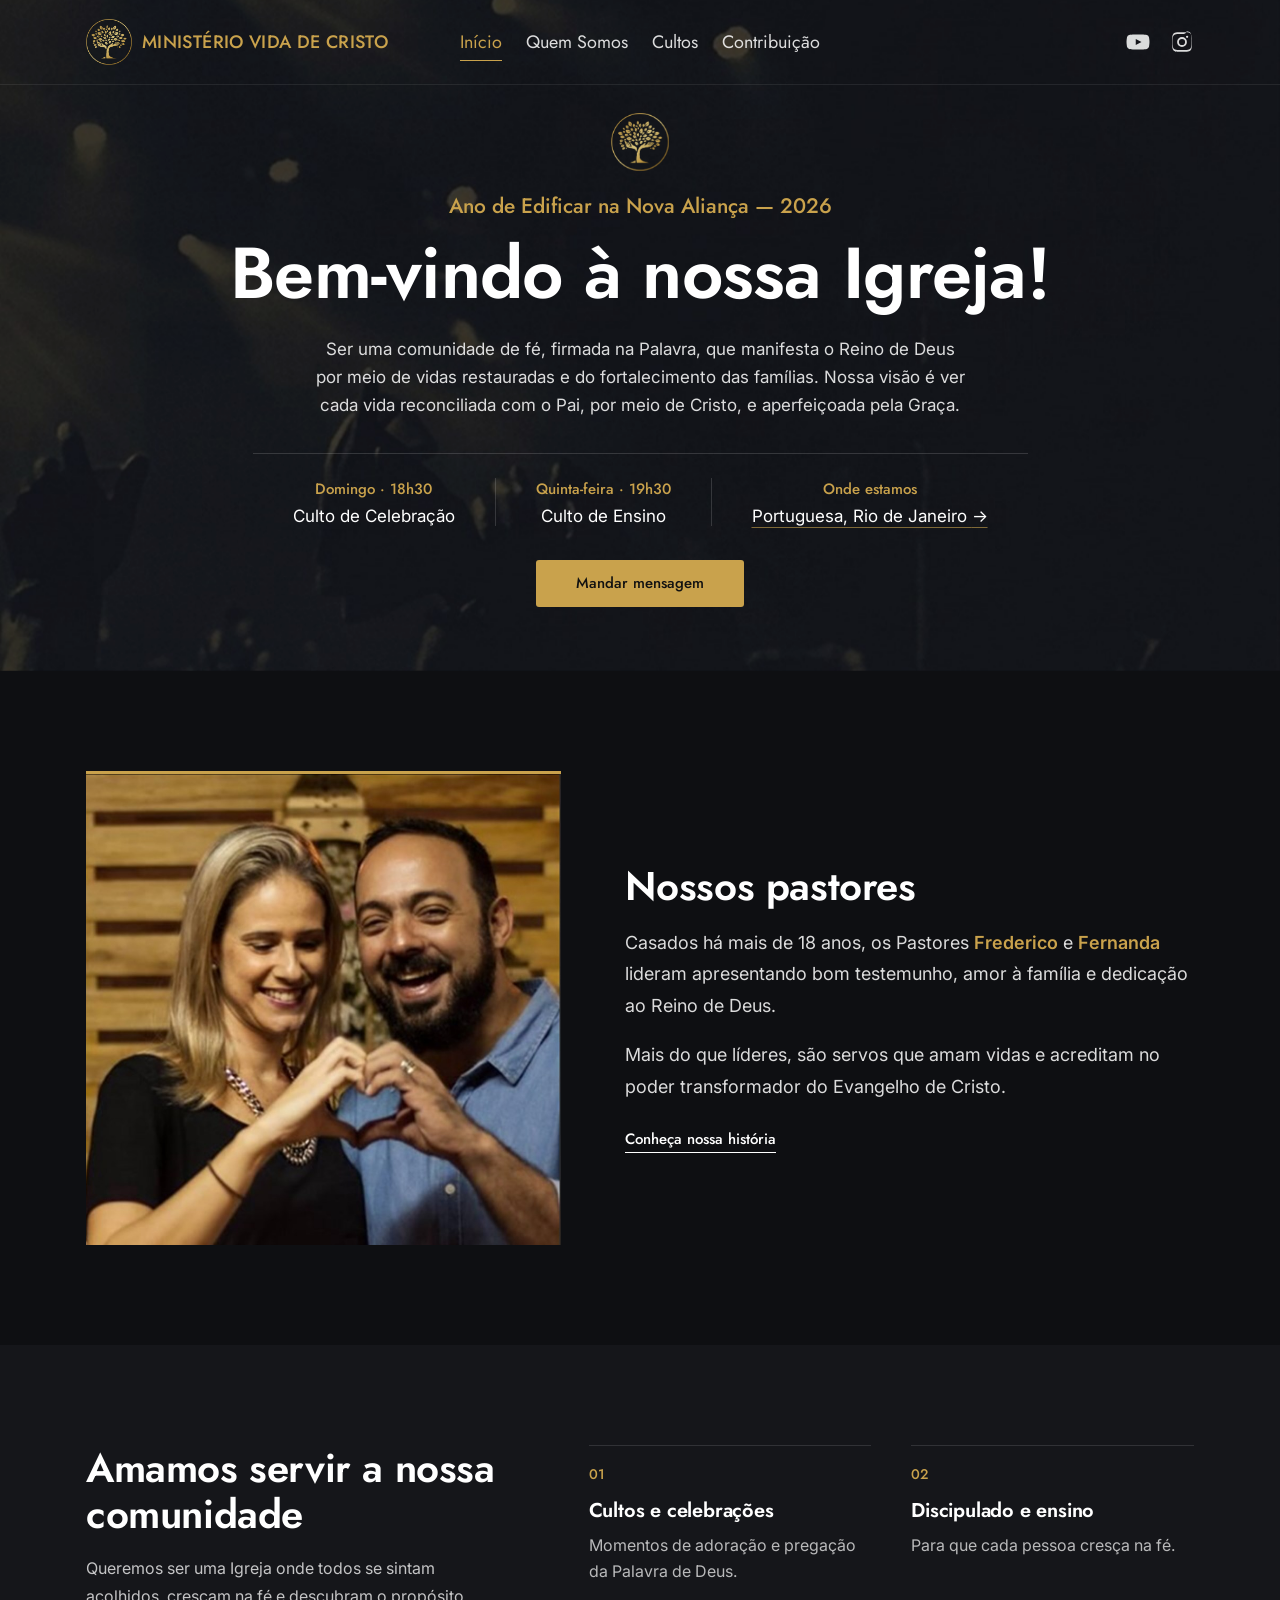
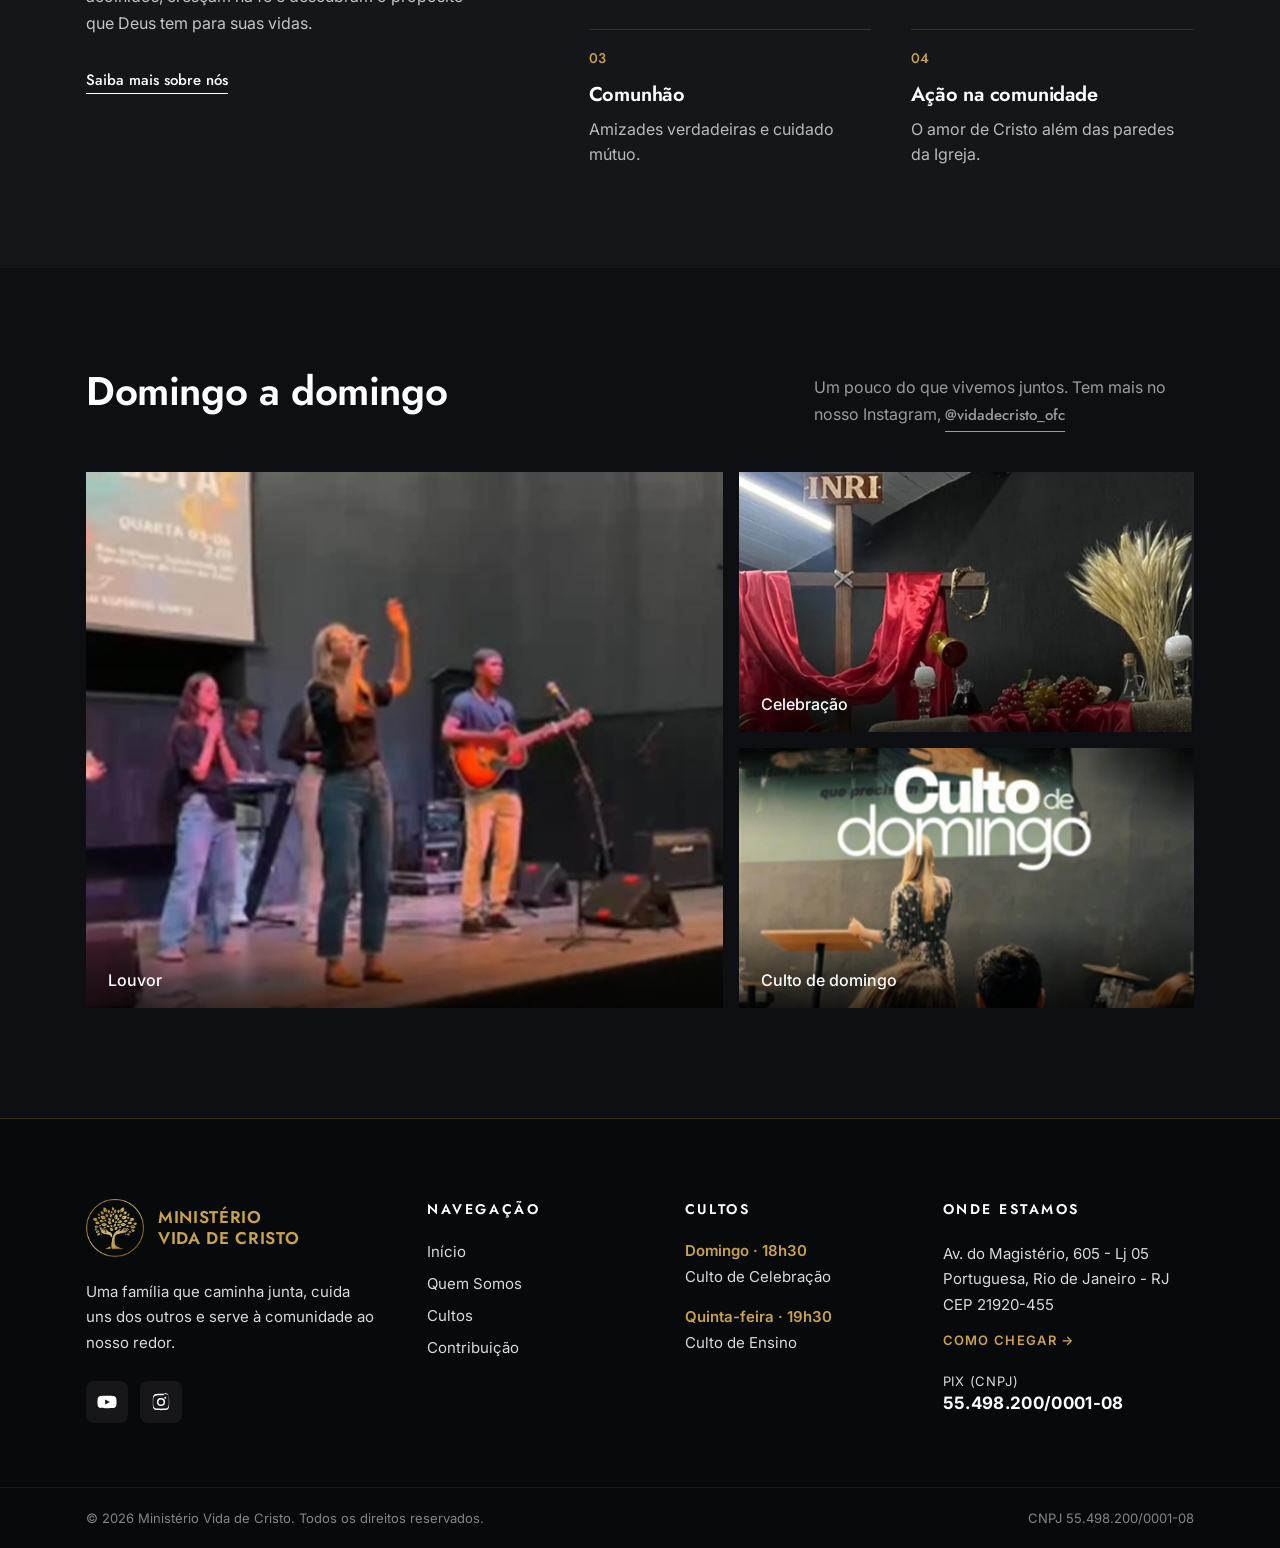
<file: index.html>
<!DOCTYPE html>
<html lang="pt-BR">
<head>
  <meta charset="UTF-8">
  <meta name="viewport" content="width=device-width, initial-scale=1.0">
  <!-- Site em teste: não aparecer no Google. Remover ao lançar. -->
  <meta name="robots" content="noindex, nofollow">
  <title>Ministério Vida de Cristo</title>
  <link rel="preconnect" href="https://fonts.googleapis.com">
  <link rel="preconnect" href="https://fonts.gstatic.com" crossorigin>
  <link href="https://fonts.googleapis.com/css2?family=Inter:wght@400;500;600&family=Jost:wght@400;500;600;700&display=swap" rel="stylesheet">
  <link rel="icon" type="image/png" href="assets/img/logo-arvore.png">
  <link rel="stylesheet" href="assets/css/style.css">
  <script src="assets/js/preview.js"></script>
</head>
<body>

  <!-- HERO -->
  <section class="hero">
    <!-- Imagem de fundo: coloque o arquivo em assets/img/hero.jpg -->
    <div class="hero__bg" aria-hidden="true"></div>
    <div class="hero__overlay" aria-hidden="true"></div>

    <!-- Fotos das laterais (provisórias): trocar por assets/img/hero-esquerda.jpg e hero-direita.jpg -->
    <div class="hero__side hero__side--left" style="background-image: url('assets/img/series-1.jpg')" aria-hidden="true"></div>
    <div class="hero__side hero__side--right" style="background-image: url('assets/img/series-2.jpg')" aria-hidden="true"></div>

    <header class="header">
      <div class="container header__inner">
        <a href="index.html" class="logo">
          <img class="logo__icon" src="assets/img/logo-arvore.png" alt="" aria-hidden="true">
          <span class="logo__text">MINISTÉRIO VIDA DE CRISTO</span>
        </a>

        <nav class="nav" id="nav">
          <ul class="nav__list">
            <li><a href="index.html" class="nav__link is-active">Início</a></li>
            <li><a href="quem-somos.html" class="nav__link">Quem Somos</a></li>
            <li><a href="cultos.html" class="nav__link">Cultos</a></li>
            <li><a href="ofertas.html" class="nav__link">Contribuição</a></li>
            <li class="so-previa"><a href="loja.html" class="nav__link">Loja</a></li>
          </ul>
        </nav>

        <div class="header__social">
              <a href="https://www.youtube.com/@min_vidadecristo" class="social-link" target="_blank" rel="noopener" aria-label="YouTube do Ministério Vida de Cristo">
                <svg viewBox="0 0 24 24" aria-hidden="true"><path d="M23 7.2a3 3 0 0 0-2.1-2.1C19 4.6 12 4.6 12 4.6s-7 0-8.9.5A3 3 0 0 0 1 7.2 31 31 0 0 0 .5 12a31 31 0 0 0 .5 4.8 3 3 0 0 0 2.1 2.1c1.9.5 8.9.5 8.9.5s7 0 8.9-.5a3 3 0 0 0 2.1-2.1 31 31 0 0 0 .5-4.8 31 31 0 0 0-.5-4.8zM9.75 15.02V8.98L15.5 12z"/></svg>
              </a>
              <a href="https://www.instagram.com/vidadecristo_ofc/" class="social-link" target="_blank" rel="noopener" aria-label="Instagram do Ministério Vida de Cristo">
                <svg viewBox="0 0 24 24" aria-hidden="true"><path d="M12 2.2c3.2 0 3.6 0 4.8.1 1.2.1 1.8.2 2.2.4.6.2 1 .5 1.4.9.4.4.7.8.9 1.4.2.4.4 1.1.4 2.2.1 1.3.1 1.6.1 4.8s0 3.6-.1 4.8c-.1 1.2-.2 1.8-.4 2.2-.2.6-.5 1-.9 1.4-.4.4-.8.7-1.4.9-.4.2-1.1.4-2.2.4-1.3.1-1.6.1-4.8.1s-3.6 0-4.8-.1c-1.2-.1-1.8-.2-2.2-.4-.6-.2-1-.5-1.4-.9-.4-.4-.7-.8-.9-1.4-.2-.4-.4-1.1-.4-2.2C2.2 15.6 2.2 15.2 2.2 12s0-3.6.1-4.8c.1-1.2.2-1.8.4-2.2.2-.6.5-1 .9-1.4.4-.4.8-.7 1.4-.9.4-.2 1.1-.4 2.2-.4C8.4 2.2 8.8 2.2 12 2.2zm0 1.8c-3.1 0-3.5 0-4.7.1-1.1.1-1.7.2-2.1.4-.5.2-.9.4-1.3.8-.4.4-.6.8-.8 1.3-.2.4-.3 1-.4 2.1C2.6 9.9 2.6 10.3 2.6 12s0 2.1.1 3.3c.1 1.1.2 1.7.4 2.1.2.5.4.9.8 1.3.4.4.8.6 1.3.8.4.2 1 .3 2.1.4 1.2.1 1.6.1 4.7.1s3.5 0 4.7-.1c1.1-.1 1.7-.2 2.1-.4.5-.2.9-.4 1.3-.8.4-.4.6-.8.8-1.3.2-.4.3-1 .4-2.1.1-1.2.1-1.6.1-4.7s0-3.5-.1-4.7c-.1-1.1-.2-1.7-.4-2.1-.2-.5-.4-.9-.8-1.3-.4-.4-.8-.6-1.3-.8-.4-.2-1-.3-2.1-.4C15.5 4 15.1 4 12 4zm0 3.1a4.9 4.9 0 1 1 0 9.8 4.9 4.9 0 0 1 0-9.8zm0 8a3.1 3.1 0 1 0 0-6.2 3.1 3.1 0 0 0 0 6.2zm5.1-9.4a1.15 1.15 0 1 1 0 2.3 1.15 1.15 0 0 1 0-2.3z"/></svg>
              </a>
        </div>

        <button class="nav-toggle" id="navToggle" aria-label="Abrir menu" aria-expanded="false">
          <span></span><span></span><span></span>
        </button>
      </div>
    </header>

    <div class="container hero__content hero__content--center">
      <img class="hero__logo" src="assets/img/logo-arvore.png" alt="" aria-hidden="true">
      <p class="hero__eyebrow">Ano de Edificar na Nova Aliança — 2026</p>
      <h1 class="hero__title">Bem-vindo à nossa Igreja!</h1>
      <p class="hero__text">Ser uma comunidade de fé, firmada na Palavra, que manifesta o Reino de Deus por meio de vidas restauradas e do fortalecimento das famílias. Nossa visão é ver cada vida reconciliada com o Pai, por meio de Cristo, e aperfeiçoada pela Graça.</p>

      <ul class="hero__facts">
        <li>
          <span class="hero__fact-label">Domingo · 18h30</span>
          <span class="hero__fact-value">Culto de Celebração</span>
        </li>
        <li>
          <span class="hero__fact-label">Quinta-feira · 19h30</span>
          <span class="hero__fact-value">Culto de Ensino</span>
        </li>
        <li>
          <span class="hero__fact-label">Onde estamos</span>
          <a href="https://www.google.com/maps/search/?api=1&amp;query=Av.+do+Magist%C3%A9rio%2C+605+-+Portuguesa%2C+Rio+de+Janeiro+-+RJ%2C+21920-455" class="hero__fact-value hero__fact-link" target="_blank" rel="noopener">Portuguesa, Rio de Janeiro <span aria-hidden="true">&rarr;</span></a>
        </li>
      </ul>

      <a href="https://ig.me/m/vidadecristo_ofc" class="btn btn--primary hero__cta" target="_blank" rel="noopener">Mandar mensagem</a>
    </div>
  </section>

  <!-- NOSSOS PASTORES -->
  <!-- Foto: assets/img/pastores.jpg -->
  <section class="pastors pastors--home">
    <div class="container pastors__grid">
      <div class="pastors__photo reveal" role="img" aria-label="Pastores Frederico e Fernanda"></div>
      <div class="pastors__body reveal">
        <h2 class="section-title">Nossos pastores</h2>
        <p>Casados há mais de 18 anos, os Pastores <strong>Frederico</strong> e <strong>Fernanda</strong> lideram apresentando bom testemunho, amor à família e dedicação ao Reino de Deus.</p>
        <p>Mais do que líderes, são servos que amam vidas e acreditam no poder transformador do Evangelho de Cristo.</p>
        <a href="quem-somos.html#pastores" class="text-link">Conheça nossa história</a>
      </div>
    </div>
  </section>
  <!-- MINISTÉRIOS -->
  <section class="services">
    <div class="container services__inner">
      <div class="services__intro reveal">
        <h2 class="section-title">Amamos servir a nossa comunidade</h2>
        <p class="services__text">Queremos ser uma Igreja onde todos se sintam acolhidos, cresçam na fé e descubram o propósito que Deus tem para suas vidas.</p>
        <a href="quem-somos.html" class="text-link">Saiba mais sobre nós</a>
      </div>

      <div class="services__grid reveal">
        <div class="service">
          <span class="service__num">01</span>
          <h3 class="service__title">Cultos e celebrações</h3>
          <p class="service__text">Momentos de adoração e pregação da Palavra de Deus.</p>
        </div>

        <div class="service">
          <span class="service__num">02</span>
          <h3 class="service__title">Discipulado e ensino</h3>
          <p class="service__text">Para que cada pessoa cresça na fé.</p>
        </div>

        <div class="service">
          <span class="service__num">03</span>
          <h3 class="service__title">Comunhão</h3>
          <p class="service__text">Amizades verdadeiras e cuidado mútuo.</p>
        </div>

        <div class="service">
          <span class="service__num">04</span>
          <h3 class="service__title">Ação na comunidade</h3>
          <p class="service__text">O amor de Cristo além das paredes da Igreja.</p>
        </div>
      </div>
    </div>
  </section>

  <!-- MOMENTOS -->
  <section class="moments">
    <div class="container">
      <div class="moments__head reveal">
        <h2 class="section-title">Domingo a domingo</h2>
        <p>Um pouco do que vivemos juntos. Tem mais no nosso Instagram, <a href="https://www.instagram.com/vidadecristo_ofc/" class="text-link" target="_blank" rel="noopener">@vidadecristo_ofc</a></p>
      </div>

      <div class="moments__grid reveal">
        <a href="https://www.instagram.com/vidadecristo_ofc/" class="moment" target="_blank" rel="noopener">
          <span class="moment__photo" style="background-image: url('assets/img/series-1.jpg')"></span>
          <span class="moment__caption">Louvor</span>
        </a>
        <a href="https://www.instagram.com/vidadecristo_ofc/" class="moment" target="_blank" rel="noopener">
          <span class="moment__photo" style="background-image: url('assets/img/series-2.jpg')"></span>
          <span class="moment__caption">Celebração</span>
        </a>
        <a href="https://www.youtube.com/@min_vidadecristo" class="moment" target="_blank" rel="noopener">
          <span class="moment__photo" style="background-image: url('assets/img/series-3.jpg')"></span>
          <span class="moment__caption">Culto de domingo</span>
        </a>
      </div>
    </div>
  </section>

  <!-- RODAPÉ -->
  <footer class="footer">
    <div class="container footer__grid">
      <div class="footer__brand">
        <a href="index.html" class="footer__logo">
          <img src="assets/img/logo-arvore.png" alt="" aria-hidden="true">
          <span>MINISTÉRIO<br>VIDA DE CRISTO</span>
        </a>
        <p class="footer__about">Uma família que caminha junta, cuida uns dos outros e serve à comunidade ao nosso redor.</p>
        <div class="footer__social">
          <a href="https://www.youtube.com/@min_vidadecristo" class="footer__social-link" target="_blank" rel="noopener" aria-label="YouTube">
            <svg viewBox="0 0 24 24" aria-hidden="true"><path d="M23 7.2a3 3 0 0 0-2.1-2.1C19 4.6 12 4.6 12 4.6s-7 0-8.9.5A3 3 0 0 0 1 7.2 31 31 0 0 0 .5 12a31 31 0 0 0 .5 4.8 3 3 0 0 0 2.1 2.1c1.9.5 8.9.5 8.9.5s7 0 8.9-.5a3 3 0 0 0 2.1-2.1 31 31 0 0 0 .5-4.8 31 31 0 0 0-.5-4.8zM9.75 15.02V8.98L15.5 12z"/></svg>
          </a>
          <a href="https://www.instagram.com/vidadecristo_ofc/" class="footer__social-link" target="_blank" rel="noopener" aria-label="Instagram">
            <svg viewBox="0 0 24 24" aria-hidden="true"><path d="M12 2.2c3.2 0 3.6 0 4.8.1 1.2.1 1.8.2 2.2.4.6.2 1 .5 1.4.9.4.4.7.8.9 1.4.2.4.4 1.1.4 2.2.1 1.3.1 1.6.1 4.8s0 3.6-.1 4.8c-.1 1.2-.2 1.8-.4 2.2-.2.6-.5 1-.9 1.4-.4.4-.8.7-1.4.9-.4.2-1.1.4-2.2.4-1.3.1-1.6.1-4.8.1s-3.6 0-4.8-.1c-1.2-.1-1.8-.2-2.2-.4-.6-.2-1-.5-1.4-.9-.4-.4-.7-.8-.9-1.4-.2-.4-.4-1.1-.4-2.2C2.2 15.6 2.2 15.2 2.2 12s0-3.6.1-4.8c.1-1.2.2-1.8.4-2.2.2-.6.5-1 .9-1.4.4-.4.8-.7 1.4-.9.4-.2 1.1-.4 2.2-.4C8.4 2.2 8.8 2.2 12 2.2zm0 1.8c-3.1 0-3.5 0-4.7.1-1.1.1-1.7.2-2.1.4-.5.2-.9.4-1.3.8-.4.4-.6.8-.8 1.3-.2.4-.3 1-.4 2.1C2.6 9.9 2.6 10.3 2.6 12s0 2.1.1 3.3c.1 1.1.2 1.7.4 2.1.2.5.4.9.8 1.3.4.4.8.6 1.3.8.4.2 1 .3 2.1.4 1.2.1 1.6.1 4.7.1s3.5 0 4.7-.1c1.1-.1 1.7-.2 2.1-.4.5-.2.9-.4 1.3-.8.4-.4.6-.8.8-1.3.2-.4.3-1 .4-2.1.1-1.2.1-1.6.1-4.7s0-3.5-.1-4.7c-.1-1.1-.2-1.7-.4-2.1-.2-.5-.4-.9-.8-1.3-.4-.4-.8-.6-1.3-.8-.4-.2-1-.3-2.1-.4C15.5 4 15.1 4 12 4zm0 3.1a4.9 4.9 0 1 1 0 9.8 4.9 4.9 0 0 1 0-9.8zm0 8a3.1 3.1 0 1 0 0-6.2 3.1 3.1 0 0 0 0 6.2zm5.1-9.4a1.15 1.15 0 1 1 0 2.3 1.15 1.15 0 0 1 0-2.3z"/></svg>
          </a>
        </div>
      </div>

      <div class="footer__col">
        <h3 class="footer__title">Navegação</h3>
        <ul class="footer__links">
          <li><a href="index.html">Início</a></li>
          <li><a href="quem-somos.html">Quem Somos</a></li>
          <li><a href="cultos.html">Cultos</a></li>
          <li><a href="ofertas.html">Contribuição</a></li>
          <li class="so-previa"><a href="loja.html">Loja</a></li>
        </ul>
      </div>

      <div class="footer__col">
        <h3 class="footer__title">Cultos</h3>
        <ul class="footer__times">
          <li><strong>Domingo · 18h30</strong><span>Culto de Celebração</span></li>
          <li><strong>Quinta-feira · 19h30</strong><span>Culto de Ensino</span></li>
        </ul>
      </div>

      <div class="footer__col">
        <h3 class="footer__title">Onde estamos</h3>
        <p class="footer__text">Av. do Magistério, 605 - Lj 05<br>Portuguesa, Rio de Janeiro - RJ<br>CEP 21920-455</p>
        <a href="https://www.google.com/maps/dir/?api=1&amp;destination=Av.+do+Magist%C3%A9rio%2C+605+-+Portuguesa%2C+Rio+de+Janeiro+-+RJ%2C+21920-455" class="footer__more" target="_blank" rel="noopener">Como chegar <span aria-hidden="true">&rarr;</span></a>
        <p class="footer__pix">Pix (CNPJ)<br><strong>55.498.200/0001-08</strong></p>
      </div>
    </div>

    <div class="footer__bottom">
      <div class="container footer__bottom-inner">
        <span>&copy; 2026 Ministério Vida de Cristo. Todos os direitos reservados.</span>
        <span>CNPJ 55.498.200/0001-08</span>
      </div>
    </div>
  </footer>

  <script src="assets/js/main.js"></script>
</body>
</html>
</file>
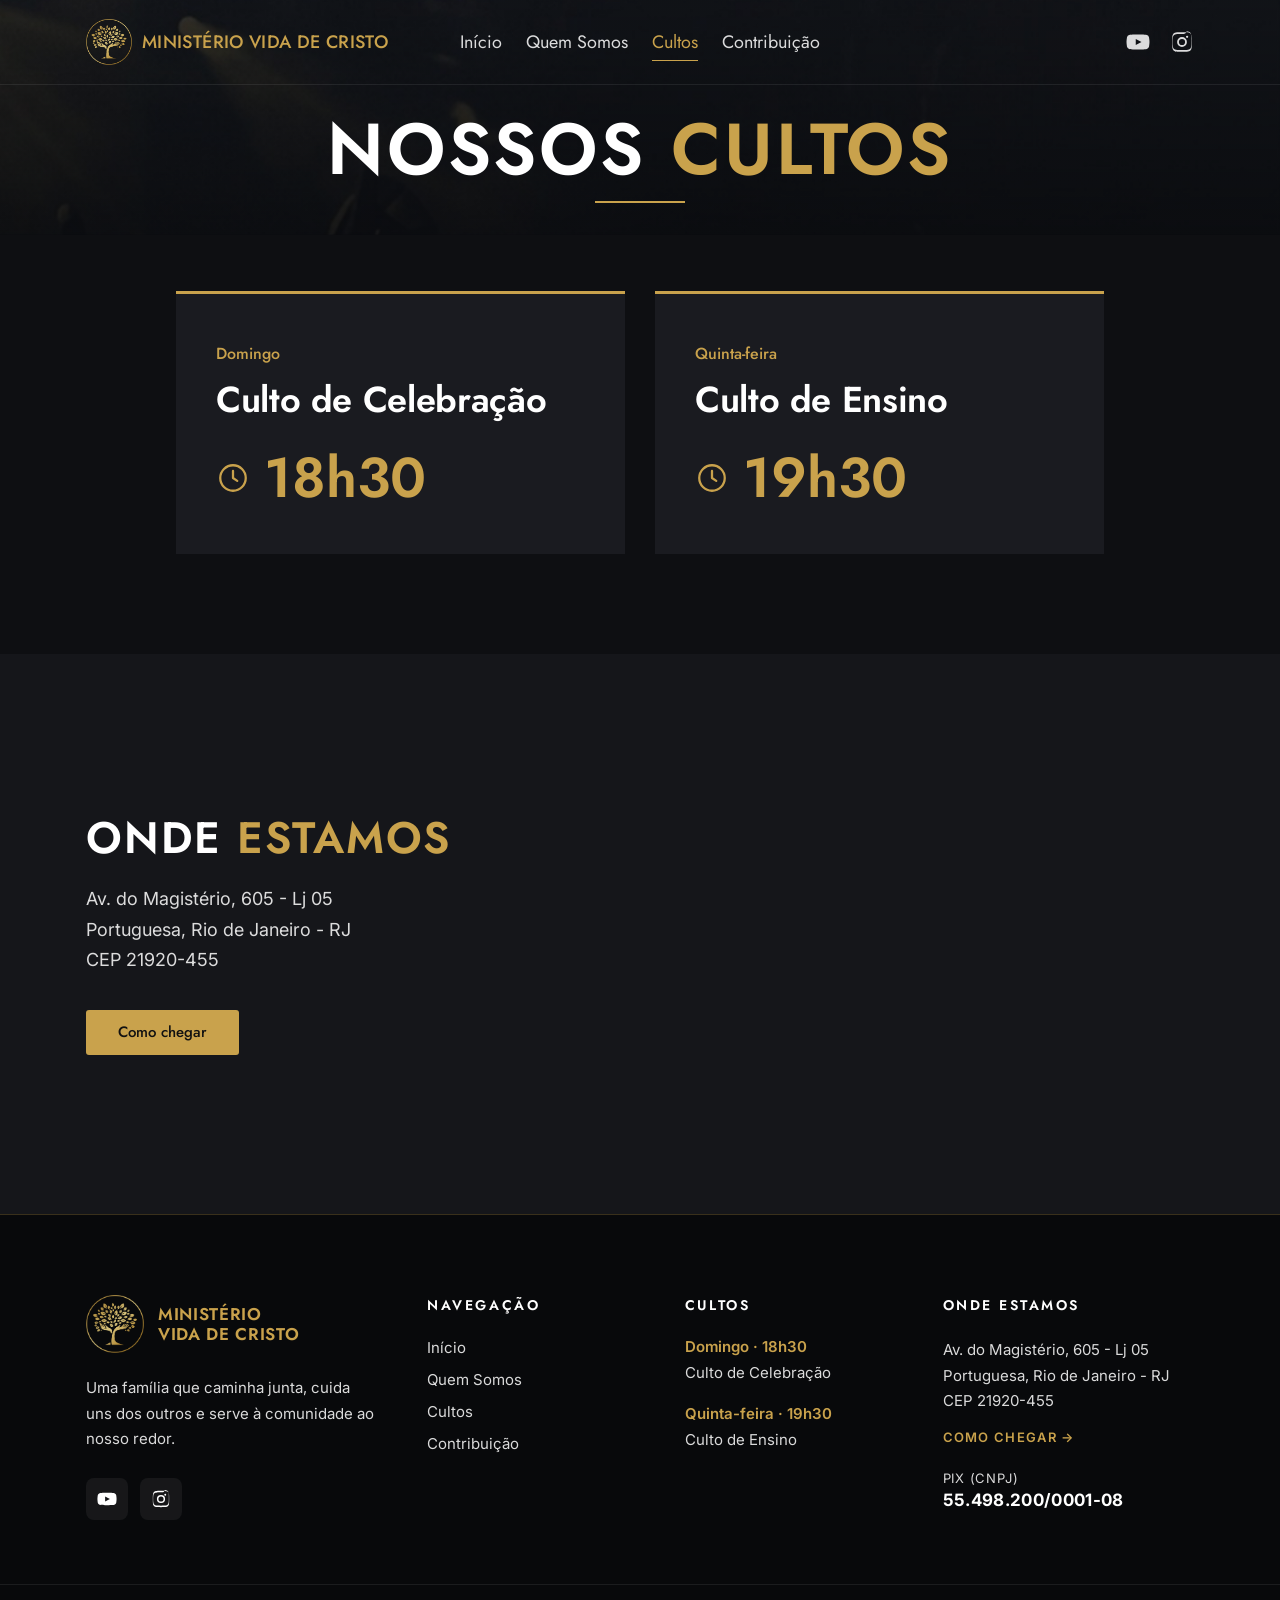
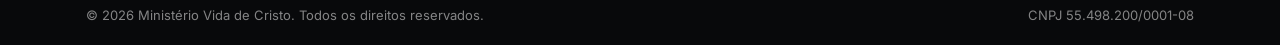
<file: cultos.html>
<!DOCTYPE html>
<html lang="pt-BR">
<head>
  <meta charset="UTF-8">
  <meta name="viewport" content="width=device-width, initial-scale=1.0">
  <!-- Site em teste: não aparecer no Google. Remover ao lançar. -->
  <meta name="robots" content="noindex, nofollow">
  <title>Cultos | Ministério Vida de Cristo</title>
  <link rel="preconnect" href="https://fonts.googleapis.com">
  <link rel="preconnect" href="https://fonts.gstatic.com" crossorigin>
  <link href="https://fonts.googleapis.com/css2?family=Inter:wght@400;500;600&family=Jost:wght@400;500;600;700&display=swap" rel="stylesheet">
  <link rel="icon" type="image/png" href="assets/img/logo-arvore.png">
  <link rel="stylesheet" href="assets/css/style.css">
  <script src="assets/js/preview.js"></script>
</head>
<body>

  <!-- BANNER -->
  <section class="hero hero--page">
    <div class="hero__bg" aria-hidden="true"></div>
    <div class="hero__overlay" aria-hidden="true"></div>

    <header class="header">
      <div class="container header__inner">
        <a href="index.html" class="logo">
          <img class="logo__icon" src="assets/img/logo-arvore.png" alt="" aria-hidden="true">
          <span class="logo__text">MINISTÉRIO VIDA DE CRISTO</span>
        </a>

        <nav class="nav" id="nav">
          <ul class="nav__list">
            <li><a href="index.html" class="nav__link">Início</a></li>
            <li><a href="quem-somos.html" class="nav__link">Quem Somos</a></li>
            <li><a href="cultos.html" class="nav__link is-active">Cultos</a></li>
            <li><a href="ofertas.html" class="nav__link">Contribuição</a></li>
            <li class="so-previa"><a href="loja.html" class="nav__link">Loja</a></li>
          </ul>
        </nav>

        <div class="header__social">
          <a href="https://www.youtube.com/@min_vidadecristo" class="social-link" target="_blank" rel="noopener" aria-label="YouTube do Ministério Vida de Cristo">
            <svg viewBox="0 0 24 24" aria-hidden="true"><path d="M23 7.2a3 3 0 0 0-2.1-2.1C19 4.6 12 4.6 12 4.6s-7 0-8.9.5A3 3 0 0 0 1 7.2 31 31 0 0 0 .5 12a31 31 0 0 0 .5 4.8 3 3 0 0 0 2.1 2.1c1.9.5 8.9.5 8.9.5s7 0 8.9-.5a3 3 0 0 0 2.1-2.1 31 31 0 0 0 .5-4.8 31 31 0 0 0-.5-4.8zM9.75 15.02V8.98L15.5 12z"/></svg>
          </a>
          <a href="https://www.instagram.com/vidadecristo_ofc/" class="social-link" target="_blank" rel="noopener" aria-label="Instagram do Ministério Vida de Cristo">
            <svg viewBox="0 0 24 24" aria-hidden="true"><path d="M12 2.2c3.2 0 3.6 0 4.8.1 1.2.1 1.8.2 2.2.4.6.2 1 .5 1.4.9.4.4.7.8.9 1.4.2.4.4 1.1.4 2.2.1 1.3.1 1.6.1 4.8s0 3.6-.1 4.8c-.1 1.2-.2 1.8-.4 2.2-.2.6-.5 1-.9 1.4-.4.4-.8.7-1.4.9-.4.2-1.1.4-2.2.4-1.3.1-1.6.1-4.8.1s-3.6 0-4.8-.1c-1.2-.1-1.8-.2-2.2-.4-.6-.2-1-.5-1.4-.9-.4-.4-.7-.8-.9-1.4-.2-.4-.4-1.1-.4-2.2C2.2 15.6 2.2 15.2 2.2 12s0-3.6.1-4.8c.1-1.2.2-1.8.4-2.2.2-.6.5-1 .9-1.4.4-.4.8-.7 1.4-.9.4-.2 1.1-.4 2.2-.4C8.4 2.2 8.8 2.2 12 2.2zm0 1.8c-3.1 0-3.5 0-4.7.1-1.1.1-1.7.2-2.1.4-.5.2-.9.4-1.3.8-.4.4-.6.8-.8 1.3-.2.4-.3 1-.4 2.1C2.6 9.9 2.6 10.3 2.6 12s0 2.1.1 3.3c.1 1.1.2 1.7.4 2.1.2.5.4.9.8 1.3.4.4.8.6 1.3.8.4.2 1 .3 2.1.4 1.2.1 1.6.1 4.7.1s3.5 0 4.7-.1c1.1-.1 1.7-.2 2.1-.4.5-.2.9-.4 1.3-.8.4-.4.6-.8.8-1.3.2-.4.3-1 .4-2.1.1-1.2.1-1.6.1-4.7s0-3.5-.1-4.7c-.1-1.1-.2-1.7-.4-2.1-.2-.5-.4-.9-.8-1.3-.4-.4-.8-.6-1.3-.8-.4-.2-1-.3-2.1-.4C15.5 4 15.1 4 12 4zm0 3.1a4.9 4.9 0 1 1 0 9.8 4.9 4.9 0 0 1 0-9.8zm0 8a3.1 3.1 0 1 0 0-6.2 3.1 3.1 0 0 0 0 6.2zm5.1-9.4a1.15 1.15 0 1 1 0 2.3 1.15 1.15 0 0 1 0-2.3z"/></svg>
          </a>
        </div>

        <button class="nav-toggle" id="navToggle" aria-label="Abrir menu" aria-expanded="false">
          <span></span><span></span><span></span>
        </button>
      </div>
    </header>

    <div class="container hero__content page-head">
      <h1 class="hero__title">Nossos <span class="text-gold">Cultos</span></h1>
      <span class="page-head__line" aria-hidden="true"></span>
    </div>
  </section>

  <!-- HORÁRIOS -->
  <section class="worship">
    <div class="container worship__grid">

      <article class="worship__cell reveal">
        <div class="worship__card">
          <span class="worship__day">Domingo</span>
          <h2 class="worship__name">Culto de Celebração</h2>
          <p class="worship__time">
            <svg viewBox="0 0 24 24" aria-hidden="true"><circle cx="12" cy="12" r="9"/><path d="M12 7v5l3 2"/></svg>
            <span>18h30</span>
          </p>
        </div>
      </article>

      <article class="worship__cell reveal">
        <div class="worship__card">
          <span class="worship__day">Quinta-feira</span>
          <h2 class="worship__name">Culto de Ensino</h2>
          <p class="worship__time">
            <svg viewBox="0 0 24 24" aria-hidden="true"><circle cx="12" cy="12" r="9"/><path d="M12 7v5l3 2"/></svg>
            <span>19h30</span>
          </p>
        </div>
      </article>

    </div>
  </section>

  <!-- LOCALIZAÇÃO -->
  <section class="location" id="onde-estamos">
    <div class="container location__inner">
      <div class="location__info reveal">
        <h2 class="location__title">Onde <span class="text-gold">estamos</span></h2>
        <p class="location__address">
          Av. do Magistério, 605 - Lj 05<br>
          Portuguesa, Rio de Janeiro - RJ<br>
          CEP 21920-455
        </p>
        <a href="https://www.google.com/maps/dir/?api=1&amp;destination=Av.+do+Magist%C3%A9rio%2C+605+-+Portuguesa%2C+Rio+de+Janeiro+-+RJ%2C+21920-455" class="btn btn--primary" target="_blank" rel="noopener">Como chegar</a>
      </div>

      <div class="location__map reveal">
        <iframe
          src="https://maps.google.com/maps?q=Av.+do+Magist%C3%A9rio%2C+605+-+Portuguesa%2C+Rio+de+Janeiro+-+RJ%2C+21920-455&amp;z=16&amp;output=embed"
          title="Mapa: Ministério Vida de Cristo, Av. do Magistério, 605 - Portuguesa, Rio de Janeiro"
          loading="lazy"
          referrerpolicy="no-referrer-when-downgrade"
          allowfullscreen></iframe>
      </div>
    </div>
  </section>

  <!-- RODAPÉ -->
  <footer class="footer">
    <div class="container footer__grid">
      <div class="footer__brand">
        <a href="index.html" class="footer__logo">
          <img src="assets/img/logo-arvore.png" alt="" aria-hidden="true">
          <span>MINISTÉRIO<br>VIDA DE CRISTO</span>
        </a>
        <p class="footer__about">Uma família que caminha junta, cuida uns dos outros e serve à comunidade ao nosso redor.</p>
        <div class="footer__social">
          <a href="https://www.youtube.com/@min_vidadecristo" class="footer__social-link" target="_blank" rel="noopener" aria-label="YouTube">
            <svg viewBox="0 0 24 24" aria-hidden="true"><path d="M23 7.2a3 3 0 0 0-2.1-2.1C19 4.6 12 4.6 12 4.6s-7 0-8.9.5A3 3 0 0 0 1 7.2 31 31 0 0 0 .5 12a31 31 0 0 0 .5 4.8 3 3 0 0 0 2.1 2.1c1.9.5 8.9.5 8.9.5s7 0 8.9-.5a3 3 0 0 0 2.1-2.1 31 31 0 0 0 .5-4.8 31 31 0 0 0-.5-4.8zM9.75 15.02V8.98L15.5 12z"/></svg>
          </a>
          <a href="https://www.instagram.com/vidadecristo_ofc/" class="footer__social-link" target="_blank" rel="noopener" aria-label="Instagram">
            <svg viewBox="0 0 24 24" aria-hidden="true"><path d="M12 2.2c3.2 0 3.6 0 4.8.1 1.2.1 1.8.2 2.2.4.6.2 1 .5 1.4.9.4.4.7.8.9 1.4.2.4.4 1.1.4 2.2.1 1.3.1 1.6.1 4.8s0 3.6-.1 4.8c-.1 1.2-.2 1.8-.4 2.2-.2.6-.5 1-.9 1.4-.4.4-.8.7-1.4.9-.4.2-1.1.4-2.2.4-1.3.1-1.6.1-4.8.1s-3.6 0-4.8-.1c-1.2-.1-1.8-.2-2.2-.4-.6-.2-1-.5-1.4-.9-.4-.4-.7-.8-.9-1.4-.2-.4-.4-1.1-.4-2.2C2.2 15.6 2.2 15.2 2.2 12s0-3.6.1-4.8c.1-1.2.2-1.8.4-2.2.2-.6.5-1 .9-1.4.4-.4.8-.7 1.4-.9.4-.2 1.1-.4 2.2-.4C8.4 2.2 8.8 2.2 12 2.2zm0 1.8c-3.1 0-3.5 0-4.7.1-1.1.1-1.7.2-2.1.4-.5.2-.9.4-1.3.8-.4.4-.6.8-.8 1.3-.2.4-.3 1-.4 2.1C2.6 9.9 2.6 10.3 2.6 12s0 2.1.1 3.3c.1 1.1.2 1.7.4 2.1.2.5.4.9.8 1.3.4.4.8.6 1.3.8.4.2 1 .3 2.1.4 1.2.1 1.6.1 4.7.1s3.5 0 4.7-.1c1.1-.1 1.7-.2 2.1-.4.5-.2.9-.4 1.3-.8.4-.4.6-.8.8-1.3.2-.4.3-1 .4-2.1.1-1.2.1-1.6.1-4.7s0-3.5-.1-4.7c-.1-1.1-.2-1.7-.4-2.1-.2-.5-.4-.9-.8-1.3-.4-.4-.8-.6-1.3-.8-.4-.2-1-.3-2.1-.4C15.5 4 15.1 4 12 4zm0 3.1a4.9 4.9 0 1 1 0 9.8 4.9 4.9 0 0 1 0-9.8zm0 8a3.1 3.1 0 1 0 0-6.2 3.1 3.1 0 0 0 0 6.2zm5.1-9.4a1.15 1.15 0 1 1 0 2.3 1.15 1.15 0 0 1 0-2.3z"/></svg>
          </a>
        </div>
      </div>

      <div class="footer__col">
        <h3 class="footer__title">Navegação</h3>
        <ul class="footer__links">
          <li><a href="index.html">Início</a></li>
          <li><a href="quem-somos.html">Quem Somos</a></li>
          <li><a href="cultos.html">Cultos</a></li>
          <li><a href="ofertas.html">Contribuição</a></li>
          <li class="so-previa"><a href="loja.html">Loja</a></li>
        </ul>
      </div>

      <div class="footer__col">
        <h3 class="footer__title">Cultos</h3>
        <ul class="footer__times">
          <li><strong>Domingo · 18h30</strong><span>Culto de Celebração</span></li>
          <li><strong>Quinta-feira · 19h30</strong><span>Culto de Ensino</span></li>
        </ul>
      </div>

      <div class="footer__col">
        <h3 class="footer__title">Onde estamos</h3>
        <p class="footer__text">Av. do Magistério, 605 - Lj 05<br>Portuguesa, Rio de Janeiro - RJ<br>CEP 21920-455</p>
        <a href="https://www.google.com/maps/dir/?api=1&amp;destination=Av.+do+Magist%C3%A9rio%2C+605+-+Portuguesa%2C+Rio+de+Janeiro+-+RJ%2C+21920-455" class="footer__more" target="_blank" rel="noopener">Como chegar <span aria-hidden="true">&rarr;</span></a>
        <p class="footer__pix">Pix (CNPJ)<br><strong>55.498.200/0001-08</strong></p>
      </div>
    </div>

    <div class="footer__bottom">
      <div class="container footer__bottom-inner">
        <span>&copy; 2026 Ministério Vida de Cristo. Todos os direitos reservados.</span>
        <span>CNPJ 55.498.200/0001-08</span>
      </div>
    </div>
  </footer>

  <script src="assets/js/main.js"></script>
</body>
</html>
</file>
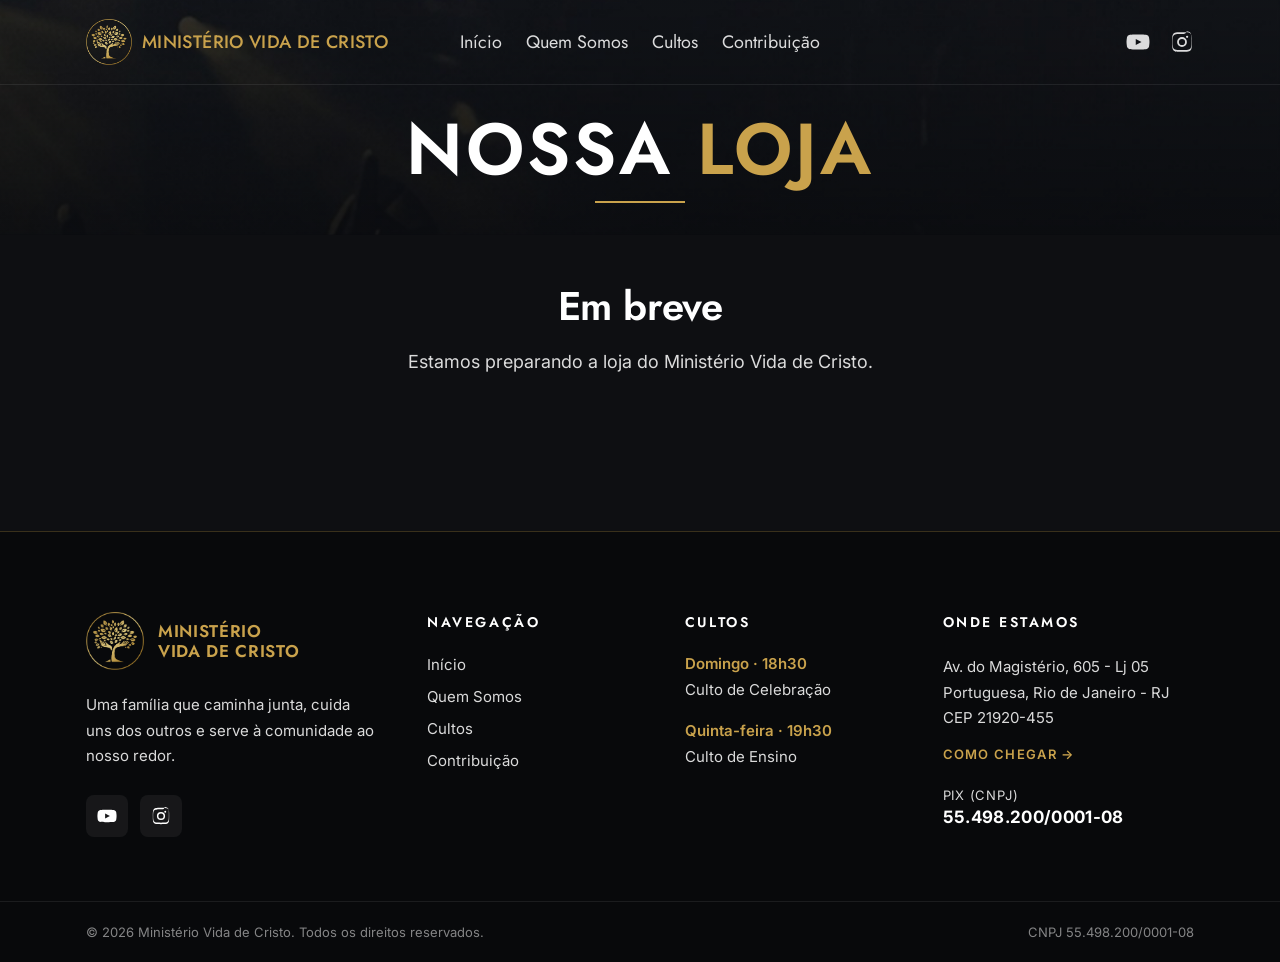
<file: loja.html>
<!DOCTYPE html>
<html lang="pt-BR">
<head>
  <meta charset="UTF-8">
  <meta name="viewport" content="width=device-width, initial-scale=1.0">
  <!-- Site em teste: não aparecer no Google. Remover ao lançar. -->
  <meta name="robots" content="noindex, nofollow">
  <title>Loja | Ministério Vida de Cristo</title>
  <link rel="preconnect" href="https://fonts.googleapis.com">
  <link rel="preconnect" href="https://fonts.gstatic.com" crossorigin>
  <link href="https://fonts.googleapis.com/css2?family=Inter:wght@400;500;600&family=Jost:wght@400;500;600;700&display=swap" rel="stylesheet">
  <link rel="icon" type="image/png" href="assets/img/logo-arvore.png">
  <link rel="stylesheet" href="assets/css/style.css">
  <script src="assets/js/preview.js"></script>
</head>
<body>

  <!-- BANNER -->
  <section class="hero hero--page">
    <div class="hero__bg" aria-hidden="true"></div>
    <div class="hero__overlay" aria-hidden="true"></div>

    <header class="header">
      <div class="container header__inner">
        <a href="index.html" class="logo">
          <img class="logo__icon" src="assets/img/logo-arvore.png" alt="" aria-hidden="true">
          <span class="logo__text">MINISTÉRIO VIDA DE CRISTO</span>
        </a>

        <nav class="nav" id="nav">
          <ul class="nav__list">
            <li><a href="index.html" class="nav__link">Início</a></li>
            <li><a href="quem-somos.html" class="nav__link">Quem Somos</a></li>
            <li><a href="cultos.html" class="nav__link">Cultos</a></li>
            <li><a href="ofertas.html" class="nav__link">Contribuição</a></li>
            <li class="so-previa"><a href="loja.html" class="nav__link is-active">Loja</a></li>
          </ul>
        </nav>

        <div class="header__social">
          <a href="https://www.youtube.com/@min_vidadecristo" class="social-link" target="_blank" rel="noopener" aria-label="YouTube do Ministério Vida de Cristo">
            <svg viewBox="0 0 24 24" aria-hidden="true"><path d="M23 7.2a3 3 0 0 0-2.1-2.1C19 4.6 12 4.6 12 4.6s-7 0-8.9.5A3 3 0 0 0 1 7.2 31 31 0 0 0 .5 12a31 31 0 0 0 .5 4.8 3 3 0 0 0 2.1 2.1c1.9.5 8.9.5 8.9.5s7 0 8.9-.5a3 3 0 0 0 2.1-2.1 31 31 0 0 0 .5-4.8 31 31 0 0 0-.5-4.8zM9.75 15.02V8.98L15.5 12z"/></svg>
          </a>
          <a href="https://www.instagram.com/vidadecristo_ofc/" class="social-link" target="_blank" rel="noopener" aria-label="Instagram do Ministério Vida de Cristo">
            <svg viewBox="0 0 24 24" aria-hidden="true"><path d="M12 2.2c3.2 0 3.6 0 4.8.1 1.2.1 1.8.2 2.2.4.6.2 1 .5 1.4.9.4.4.7.8.9 1.4.2.4.4 1.1.4 2.2.1 1.3.1 1.6.1 4.8s0 3.6-.1 4.8c-.1 1.2-.2 1.8-.4 2.2-.2.6-.5 1-.9 1.4-.4.4-.8.7-1.4.9-.4.2-1.1.4-2.2.4-1.3.1-1.6.1-4.8.1s-3.6 0-4.8-.1c-1.2-.1-1.8-.2-2.2-.4-.6-.2-1-.5-1.4-.9-.4-.4-.7-.8-.9-1.4-.2-.4-.4-1.1-.4-2.2C2.2 15.6 2.2 15.2 2.2 12s0-3.6.1-4.8c.1-1.2.2-1.8.4-2.2.2-.6.5-1 .9-1.4.4-.4.8-.7 1.4-.9.4-.2 1.1-.4 2.2-.4C8.4 2.2 8.8 2.2 12 2.2zm0 1.8c-3.1 0-3.5 0-4.7.1-1.1.1-1.7.2-2.1.4-.5.2-.9.4-1.3.8-.4.4-.6.8-.8 1.3-.2.4-.3 1-.4 2.1C2.6 9.9 2.6 10.3 2.6 12s0 2.1.1 3.3c.1 1.1.2 1.7.4 2.1.2.5.4.9.8 1.3.4.4.8.6 1.3.8.4.2 1 .3 2.1.4 1.2.1 1.6.1 4.7.1s3.5 0 4.7-.1c1.1-.1 1.7-.2 2.1-.4.5-.2.9-.4 1.3-.8.4-.4.6-.8.8-1.3.2-.4.3-1 .4-2.1.1-1.2.1-1.6.1-4.7s0-3.5-.1-4.7c-.1-1.1-.2-1.7-.4-2.1-.2-.5-.4-.9-.8-1.3-.4-.4-.8-.6-1.3-.8-.4-.2-1-.3-2.1-.4C15.5 4 15.1 4 12 4zm0 3.1a4.9 4.9 0 1 1 0 9.8 4.9 4.9 0 0 1 0-9.8zm0 8a3.1 3.1 0 1 0 0-6.2 3.1 3.1 0 0 0 0 6.2zm5.1-9.4a1.15 1.15 0 1 1 0 2.3 1.15 1.15 0 0 1 0-2.3z"/></svg>
          </a>
        </div>

        <button class="nav-toggle" id="navToggle" aria-label="Abrir menu" aria-expanded="false">
          <span></span><span></span><span></span>
        </button>
      </div>
    </header>

    <div class="container hero__content page-head">
      <h1 class="hero__title">Nossa <span class="text-gold">Loja</span></h1>
      <span class="page-head__line" aria-hidden="true"></span>
    </div>
  </section>

  <!-- LOJA -->
  <!-- Público: a Loja ainda não abriu -->
  <section class="store so-publico">
    <div class="container store__soon">
      <h2 class="section-title">Em breve</h2>
      <p class="store__text">Estamos preparando a loja do Ministério Vida de Cristo.</p>
    </div>
  </section>

  <!-- Só no modo prévia (assets/js/preview.js) -->
  <section class="store so-previa">
    <div class="container">
      <p class="store__text">Toque em Comprar e o nosso assistente te guia. O pagamento é por Pix e o eBook chega no seu e-mail.</p>
      <!-- Produtos: a lista fica em assets/js/loja.js -->
      <div class="catalog reveal" id="catalog"></div>
    </div>
  </section>

  <!-- ASSISTENTE DE COMPRA -->
  <button type="button" class="chat-toggle so-previa" id="chatOpen" aria-controls="chatPanel" aria-expanded="false">
    <svg viewBox="0 0 24 24" aria-hidden="true"><path d="M4 5h16v11H9l-5 4z"/></svg>
    <span class="chat-toggle__label">Ajuda para comprar</span>
  </button>

  <section class="chat so-previa" id="chatPanel" aria-labelledby="chatTitle" hidden>
    <div class="chat__head">
      <h2 class="chat__title" id="chatTitle">Assistente da Loja</h2>
      <button type="button" class="chat__close" id="chatClose" aria-label="Fechar assistente">&times;</button>
    </div>
    <div class="chat__log" id="chatLog" aria-live="polite"></div>
    <div class="chat__actions" id="chatActions"></div>
  </section>

  <!-- RODAPÉ -->
  <footer class="footer">
    <div class="container footer__grid">
      <div class="footer__brand">
        <a href="index.html" class="footer__logo">
          <img src="assets/img/logo-arvore.png" alt="" aria-hidden="true">
          <span>MINISTÉRIO<br>VIDA DE CRISTO</span>
        </a>
        <p class="footer__about">Uma família que caminha junta, cuida uns dos outros e serve à comunidade ao nosso redor.</p>
        <div class="footer__social">
          <a href="https://www.youtube.com/@min_vidadecristo" class="footer__social-link" target="_blank" rel="noopener" aria-label="YouTube">
            <svg viewBox="0 0 24 24" aria-hidden="true"><path d="M23 7.2a3 3 0 0 0-2.1-2.1C19 4.6 12 4.6 12 4.6s-7 0-8.9.5A3 3 0 0 0 1 7.2 31 31 0 0 0 .5 12a31 31 0 0 0 .5 4.8 3 3 0 0 0 2.1 2.1c1.9.5 8.9.5 8.9.5s7 0 8.9-.5a3 3 0 0 0 2.1-2.1 31 31 0 0 0 .5-4.8 31 31 0 0 0-.5-4.8zM9.75 15.02V8.98L15.5 12z"/></svg>
          </a>
          <a href="https://www.instagram.com/vidadecristo_ofc/" class="footer__social-link" target="_blank" rel="noopener" aria-label="Instagram">
            <svg viewBox="0 0 24 24" aria-hidden="true"><path d="M12 2.2c3.2 0 3.6 0 4.8.1 1.2.1 1.8.2 2.2.4.6.2 1 .5 1.4.9.4.4.7.8.9 1.4.2.4.4 1.1.4 2.2.1 1.3.1 1.6.1 4.8s0 3.6-.1 4.8c-.1 1.2-.2 1.8-.4 2.2-.2.6-.5 1-.9 1.4-.4.4-.8.7-1.4.9-.4.2-1.1.4-2.2.4-1.3.1-1.6.1-4.8.1s-3.6 0-4.8-.1c-1.2-.1-1.8-.2-2.2-.4-.6-.2-1-.5-1.4-.9-.4-.4-.7-.8-.9-1.4-.2-.4-.4-1.1-.4-2.2C2.2 15.6 2.2 15.2 2.2 12s0-3.6.1-4.8c.1-1.2.2-1.8.4-2.2.2-.6.5-1 .9-1.4.4-.4.8-.7 1.4-.9.4-.2 1.1-.4 2.2-.4C8.4 2.2 8.8 2.2 12 2.2zm0 1.8c-3.1 0-3.5 0-4.7.1-1.1.1-1.7.2-2.1.4-.5.2-.9.4-1.3.8-.4.4-.6.8-.8 1.3-.2.4-.3 1-.4 2.1C2.6 9.9 2.6 10.3 2.6 12s0 2.1.1 3.3c.1 1.1.2 1.7.4 2.1.2.5.4.9.8 1.3.4.4.8.6 1.3.8.4.2 1 .3 2.1.4 1.2.1 1.6.1 4.7.1s3.5 0 4.7-.1c1.1-.1 1.7-.2 2.1-.4.5-.2.9-.4 1.3-.8.4-.4.6-.8.8-1.3.2-.4.3-1 .4-2.1.1-1.2.1-1.6.1-4.7s0-3.5-.1-4.7c-.1-1.1-.2-1.7-.4-2.1-.2-.5-.4-.9-.8-1.3-.4-.4-.8-.6-1.3-.8-.4-.2-1-.3-2.1-.4C15.5 4 15.1 4 12 4zm0 3.1a4.9 4.9 0 1 1 0 9.8 4.9 4.9 0 0 1 0-9.8zm0 8a3.1 3.1 0 1 0 0-6.2 3.1 3.1 0 0 0 0 6.2zm5.1-9.4a1.15 1.15 0 1 1 0 2.3 1.15 1.15 0 0 1 0-2.3z"/></svg>
          </a>
        </div>
      </div>

      <div class="footer__col">
        <h3 class="footer__title">Navegação</h3>
        <ul class="footer__links">
          <li><a href="index.html">Início</a></li>
          <li><a href="quem-somos.html">Quem Somos</a></li>
          <li><a href="cultos.html">Cultos</a></li>
          <li><a href="ofertas.html">Contribuição</a></li>
          <li class="so-previa"><a href="loja.html">Loja</a></li>
        </ul>
      </div>

      <div class="footer__col">
        <h3 class="footer__title">Cultos</h3>
        <ul class="footer__times">
          <li><strong>Domingo · 18h30</strong><span>Culto de Celebração</span></li>
          <li><strong>Quinta-feira · 19h30</strong><span>Culto de Ensino</span></li>
        </ul>
      </div>

      <div class="footer__col">
        <h3 class="footer__title">Onde estamos</h3>
        <p class="footer__text">Av. do Magistério, 605 - Lj 05<br>Portuguesa, Rio de Janeiro - RJ<br>CEP 21920-455</p>
        <a href="https://www.google.com/maps/dir/?api=1&amp;destination=Av.+do+Magist%C3%A9rio%2C+605+-+Portuguesa%2C+Rio+de+Janeiro+-+RJ%2C+21920-455" class="footer__more" target="_blank" rel="noopener">Como chegar <span aria-hidden="true">&rarr;</span></a>
        <p class="footer__pix">Pix (CNPJ)<br><strong>55.498.200/0001-08</strong></p>
      </div>
    </div>

    <div class="footer__bottom">
      <div class="container footer__bottom-inner">
        <span>&copy; 2026 Ministério Vida de Cristo. Todos os direitos reservados.</span>
        <span>CNPJ 55.498.200/0001-08</span>
      </div>
    </div>
  </footer>

  <script src="assets/js/loja.js"></script>
  <script src="assets/js/vendor/qrcode.js"></script>
  <script src="assets/js/pix.js"></script>
  <script src="assets/js/chat.js"></script>
  <script src="assets/js/main.js"></script>
</body>
</html>
</file>
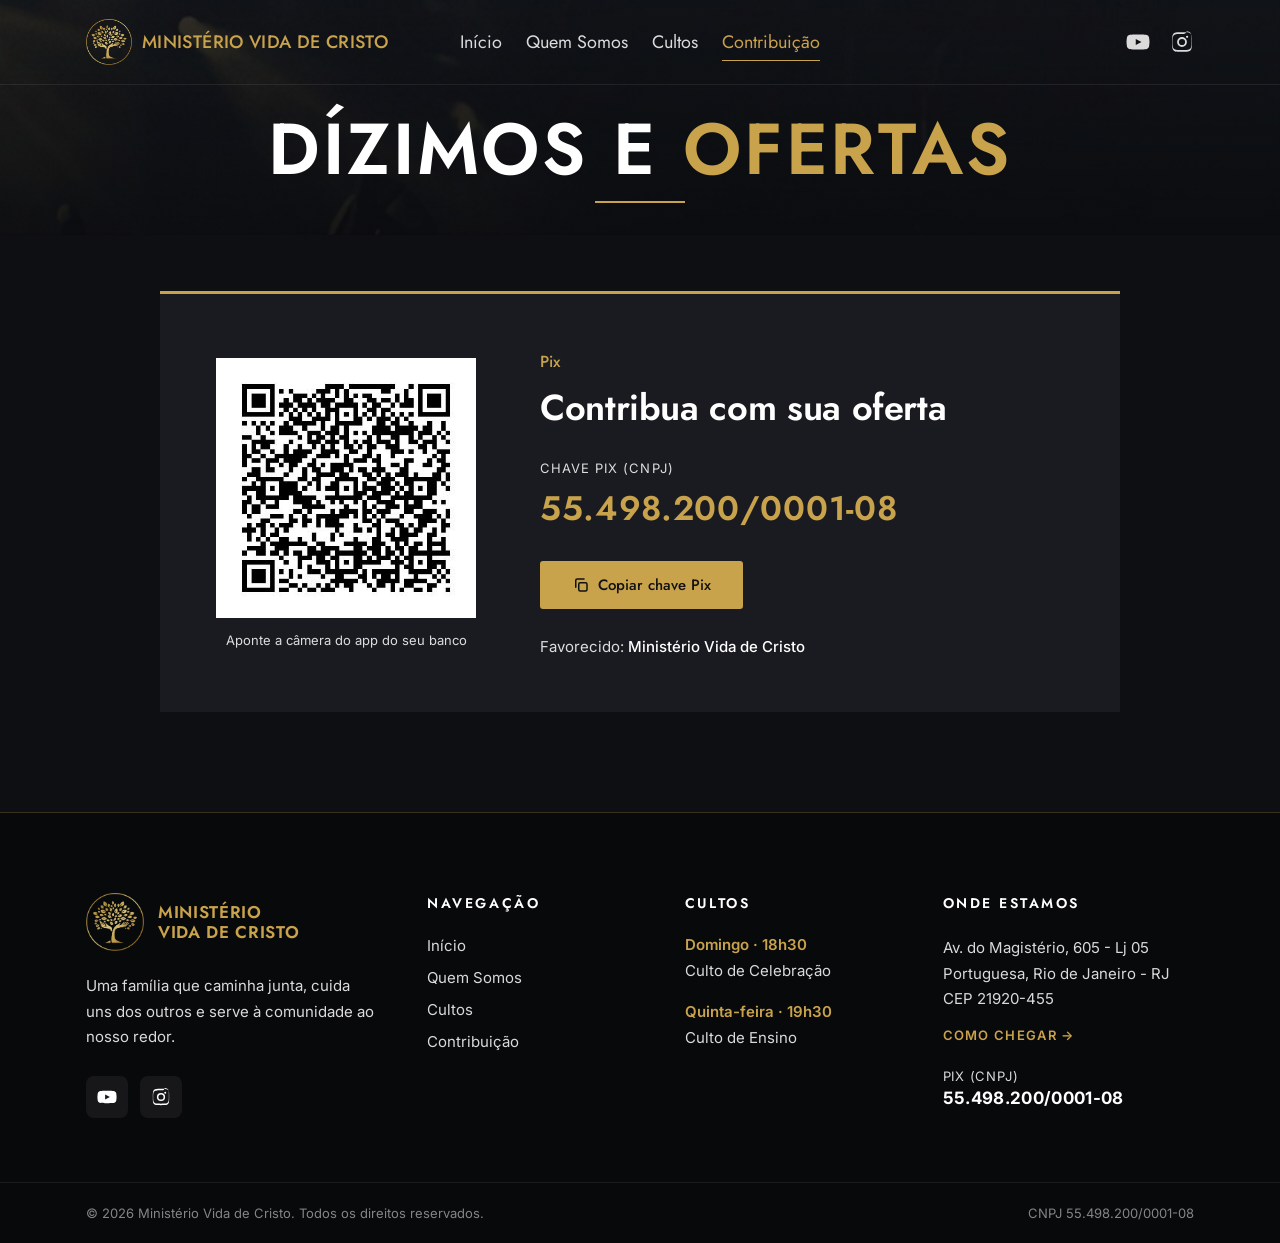
<file: ofertas.html>
<!DOCTYPE html>
<html lang="pt-BR">
<head>
  <meta charset="UTF-8">
  <meta name="viewport" content="width=device-width, initial-scale=1.0">
  <!-- Site em teste: não aparecer no Google. Remover ao lançar. -->
  <meta name="robots" content="noindex, nofollow">
  <title>Ofertas | Ministério Vida de Cristo</title>
  <link rel="preconnect" href="https://fonts.googleapis.com">
  <link rel="preconnect" href="https://fonts.gstatic.com" crossorigin>
  <link href="https://fonts.googleapis.com/css2?family=Inter:wght@400;500;600&family=Jost:wght@400;500;600;700&display=swap" rel="stylesheet">
  <link rel="icon" type="image/png" href="assets/img/logo-arvore.png">
  <link rel="stylesheet" href="assets/css/style.css">
  <script src="assets/js/preview.js"></script>
</head>
<body>

  <!-- BANNER -->
  <section class="hero hero--page">
    <div class="hero__bg" aria-hidden="true"></div>
    <div class="hero__overlay" aria-hidden="true"></div>

    <header class="header">
      <div class="container header__inner">
        <a href="index.html" class="logo">
          <img class="logo__icon" src="assets/img/logo-arvore.png" alt="" aria-hidden="true">
          <span class="logo__text">MINISTÉRIO VIDA DE CRISTO</span>
        </a>

        <nav class="nav" id="nav">
          <ul class="nav__list">
            <li><a href="index.html" class="nav__link">Início</a></li>
            <li><a href="quem-somos.html" class="nav__link">Quem Somos</a></li>
            <li><a href="cultos.html" class="nav__link">Cultos</a></li>
            <li><a href="ofertas.html" class="nav__link is-active">Contribuição</a></li>
            <li class="so-previa"><a href="loja.html" class="nav__link">Loja</a></li>
          </ul>
        </nav>

        <div class="header__social">
          <a href="https://www.youtube.com/@min_vidadecristo" class="social-link" target="_blank" rel="noopener" aria-label="YouTube do Ministério Vida de Cristo">
            <svg viewBox="0 0 24 24" aria-hidden="true"><path d="M23 7.2a3 3 0 0 0-2.1-2.1C19 4.6 12 4.6 12 4.6s-7 0-8.9.5A3 3 0 0 0 1 7.2 31 31 0 0 0 .5 12a31 31 0 0 0 .5 4.8 3 3 0 0 0 2.1 2.1c1.9.5 8.9.5 8.9.5s7 0 8.9-.5a3 3 0 0 0 2.1-2.1 31 31 0 0 0 .5-4.8 31 31 0 0 0-.5-4.8zM9.75 15.02V8.98L15.5 12z"/></svg>
          </a>
          <a href="https://www.instagram.com/vidadecristo_ofc/" class="social-link" target="_blank" rel="noopener" aria-label="Instagram do Ministério Vida de Cristo">
            <svg viewBox="0 0 24 24" aria-hidden="true"><path d="M12 2.2c3.2 0 3.6 0 4.8.1 1.2.1 1.8.2 2.2.4.6.2 1 .5 1.4.9.4.4.7.8.9 1.4.2.4.4 1.1.4 2.2.1 1.3.1 1.6.1 4.8s0 3.6-.1 4.8c-.1 1.2-.2 1.8-.4 2.2-.2.6-.5 1-.9 1.4-.4.4-.8.7-1.4.9-.4.2-1.1.4-2.2.4-1.3.1-1.6.1-4.8.1s-3.6 0-4.8-.1c-1.2-.1-1.8-.2-2.2-.4-.6-.2-1-.5-1.4-.9-.4-.4-.7-.8-.9-1.4-.2-.4-.4-1.1-.4-2.2C2.2 15.6 2.2 15.2 2.2 12s0-3.6.1-4.8c.1-1.2.2-1.8.4-2.2.2-.6.5-1 .9-1.4.4-.4.8-.7 1.4-.9.4-.2 1.1-.4 2.2-.4C8.4 2.2 8.8 2.2 12 2.2zm0 1.8c-3.1 0-3.5 0-4.7.1-1.1.1-1.7.2-2.1.4-.5.2-.9.4-1.3.8-.4.4-.6.8-.8 1.3-.2.4-.3 1-.4 2.1C2.6 9.9 2.6 10.3 2.6 12s0 2.1.1 3.3c.1 1.1.2 1.7.4 2.1.2.5.4.9.8 1.3.4.4.8.6 1.3.8.4.2 1 .3 2.1.4 1.2.1 1.6.1 4.7.1s3.5 0 4.7-.1c1.1-.1 1.7-.2 2.1-.4.5-.2.9-.4 1.3-.8.4-.4.6-.8.8-1.3.2-.4.3-1 .4-2.1.1-1.2.1-1.6.1-4.7s0-3.5-.1-4.7c-.1-1.1-.2-1.7-.4-2.1-.2-.5-.4-.9-.8-1.3-.4-.4-.8-.6-1.3-.8-.4-.2-1-.3-2.1-.4C15.5 4 15.1 4 12 4zm0 3.1a4.9 4.9 0 1 1 0 9.8 4.9 4.9 0 0 1 0-9.8zm0 8a3.1 3.1 0 1 0 0-6.2 3.1 3.1 0 0 0 0 6.2zm5.1-9.4a1.15 1.15 0 1 1 0 2.3 1.15 1.15 0 0 1 0-2.3z"/></svg>
          </a>
        </div>

        <button class="nav-toggle" id="navToggle" aria-label="Abrir menu" aria-expanded="false">
          <span></span><span></span><span></span>
        </button>
      </div>
    </header>

    <div class="container hero__content page-head">
      <h1 class="hero__title">Dízimos e <span class="text-gold">Ofertas</span></h1>
      <span class="page-head__line" aria-hidden="true"></span>
    </div>
  </section>

  <!-- PIX -->
  <section class="give">
    <div class="container">
      <div class="give__card reveal">
        <div class="give__qr">
          <img src="assets/img/pix-qrcode.png" alt="QR Code Pix do Ministério Vida de Cristo" width="312" height="312">
          <span class="give__qr-hint">Aponte a câmera do app do seu banco</span>
        </div>

        <div class="give__info">
          <span class="give__eyebrow">Pix</span>
          <h2 class="give__title">Contribua com sua oferta</h2>

          <p class="give__label">Chave Pix (CNPJ)</p>
          <p class="give__key" id="pixKey">55.498.200/0001-08</p>

          <button type="button" class="btn btn--primary give__copy" id="copyPix" data-key="55498200000108">
            <svg viewBox="0 0 24 24" aria-hidden="true"><rect x="9" y="9" width="11" height="11" rx="2"/><path d="M5 15V6a2 2 0 0 1 2-2h9"/></svg>
            <span>Copiar chave Pix</span>
          </button>

          <p class="give__holder">Favorecido: <strong>Ministério Vida de Cristo</strong></p>
        </div>
      </div>
    </div>
  </section>

  <!-- RODAPÉ -->
  <footer class="footer">
    <div class="container footer__grid">
      <div class="footer__brand">
        <a href="index.html" class="footer__logo">
          <img src="assets/img/logo-arvore.png" alt="" aria-hidden="true">
          <span>MINISTÉRIO<br>VIDA DE CRISTO</span>
        </a>
        <p class="footer__about">Uma família que caminha junta, cuida uns dos outros e serve à comunidade ao nosso redor.</p>
        <div class="footer__social">
          <a href="https://www.youtube.com/@min_vidadecristo" class="footer__social-link" target="_blank" rel="noopener" aria-label="YouTube">
            <svg viewBox="0 0 24 24" aria-hidden="true"><path d="M23 7.2a3 3 0 0 0-2.1-2.1C19 4.6 12 4.6 12 4.6s-7 0-8.9.5A3 3 0 0 0 1 7.2 31 31 0 0 0 .5 12a31 31 0 0 0 .5 4.8 3 3 0 0 0 2.1 2.1c1.9.5 8.9.5 8.9.5s7 0 8.9-.5a3 3 0 0 0 2.1-2.1 31 31 0 0 0 .5-4.8 31 31 0 0 0-.5-4.8zM9.75 15.02V8.98L15.5 12z"/></svg>
          </a>
          <a href="https://www.instagram.com/vidadecristo_ofc/" class="footer__social-link" target="_blank" rel="noopener" aria-label="Instagram">
            <svg viewBox="0 0 24 24" aria-hidden="true"><path d="M12 2.2c3.2 0 3.6 0 4.8.1 1.2.1 1.8.2 2.2.4.6.2 1 .5 1.4.9.4.4.7.8.9 1.4.2.4.4 1.1.4 2.2.1 1.3.1 1.6.1 4.8s0 3.6-.1 4.8c-.1 1.2-.2 1.8-.4 2.2-.2.6-.5 1-.9 1.4-.4.4-.8.7-1.4.9-.4.2-1.1.4-2.2.4-1.3.1-1.6.1-4.8.1s-3.6 0-4.8-.1c-1.2-.1-1.8-.2-2.2-.4-.6-.2-1-.5-1.4-.9-.4-.4-.7-.8-.9-1.4-.2-.4-.4-1.1-.4-2.2C2.2 15.6 2.2 15.2 2.2 12s0-3.6.1-4.8c.1-1.2.2-1.8.4-2.2.2-.6.5-1 .9-1.4.4-.4.8-.7 1.4-.9.4-.2 1.1-.4 2.2-.4C8.4 2.2 8.8 2.2 12 2.2zm0 1.8c-3.1 0-3.5 0-4.7.1-1.1.1-1.7.2-2.1.4-.5.2-.9.4-1.3.8-.4.4-.6.8-.8 1.3-.2.4-.3 1-.4 2.1C2.6 9.9 2.6 10.3 2.6 12s0 2.1.1 3.3c.1 1.1.2 1.7.4 2.1.2.5.4.9.8 1.3.4.4.8.6 1.3.8.4.2 1 .3 2.1.4 1.2.1 1.6.1 4.7.1s3.5 0 4.7-.1c1.1-.1 1.7-.2 2.1-.4.5-.2.9-.4 1.3-.8.4-.4.6-.8.8-1.3.2-.4.3-1 .4-2.1.1-1.2.1-1.6.1-4.7s0-3.5-.1-4.7c-.1-1.1-.2-1.7-.4-2.1-.2-.5-.4-.9-.8-1.3-.4-.4-.8-.6-1.3-.8-.4-.2-1-.3-2.1-.4C15.5 4 15.1 4 12 4zm0 3.1a4.9 4.9 0 1 1 0 9.8 4.9 4.9 0 0 1 0-9.8zm0 8a3.1 3.1 0 1 0 0-6.2 3.1 3.1 0 0 0 0 6.2zm5.1-9.4a1.15 1.15 0 1 1 0 2.3 1.15 1.15 0 0 1 0-2.3z"/></svg>
          </a>
        </div>
      </div>

      <div class="footer__col">
        <h3 class="footer__title">Navegação</h3>
        <ul class="footer__links">
          <li><a href="index.html">Início</a></li>
          <li><a href="quem-somos.html">Quem Somos</a></li>
          <li><a href="cultos.html">Cultos</a></li>
          <li><a href="ofertas.html">Contribuição</a></li>
          <li class="so-previa"><a href="loja.html">Loja</a></li>
        </ul>
      </div>

      <div class="footer__col">
        <h3 class="footer__title">Cultos</h3>
        <ul class="footer__times">
          <li><strong>Domingo · 18h30</strong><span>Culto de Celebração</span></li>
          <li><strong>Quinta-feira · 19h30</strong><span>Culto de Ensino</span></li>
        </ul>
      </div>

      <div class="footer__col">
        <h3 class="footer__title">Onde estamos</h3>
        <p class="footer__text">Av. do Magistério, 605 - Lj 05<br>Portuguesa, Rio de Janeiro - RJ<br>CEP 21920-455</p>
        <a href="https://www.google.com/maps/dir/?api=1&amp;destination=Av.+do+Magist%C3%A9rio%2C+605+-+Portuguesa%2C+Rio+de+Janeiro+-+RJ%2C+21920-455" class="footer__more" target="_blank" rel="noopener">Como chegar <span aria-hidden="true">&rarr;</span></a>
        <p class="footer__pix">Pix (CNPJ)<br><strong>55.498.200/0001-08</strong></p>
      </div>
    </div>

    <div class="footer__bottom">
      <div class="container footer__bottom-inner">
        <span>&copy; 2026 Ministério Vida de Cristo. Todos os direitos reservados.</span>
        <span>CNPJ 55.498.200/0001-08</span>
      </div>
    </div>
  </footer>

  <script src="assets/js/main.js"></script>
</body>
</html>
</file>
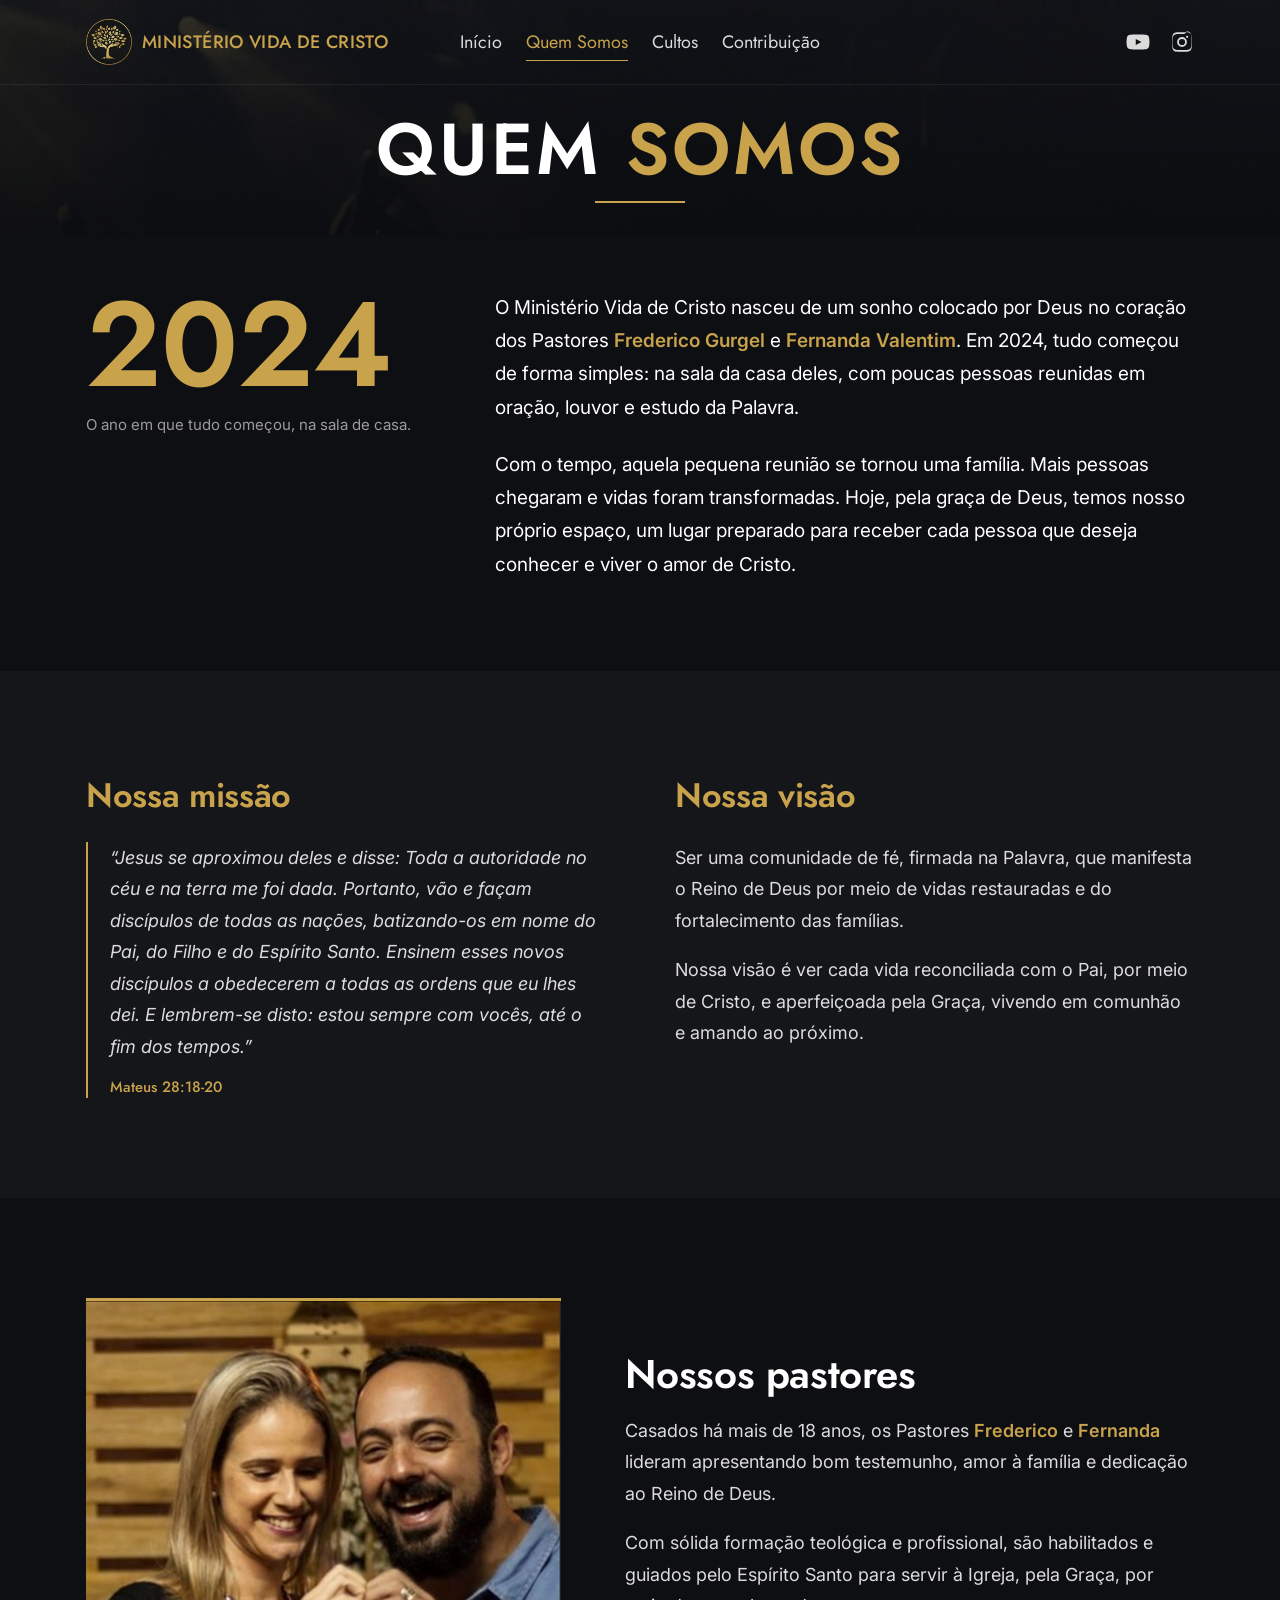
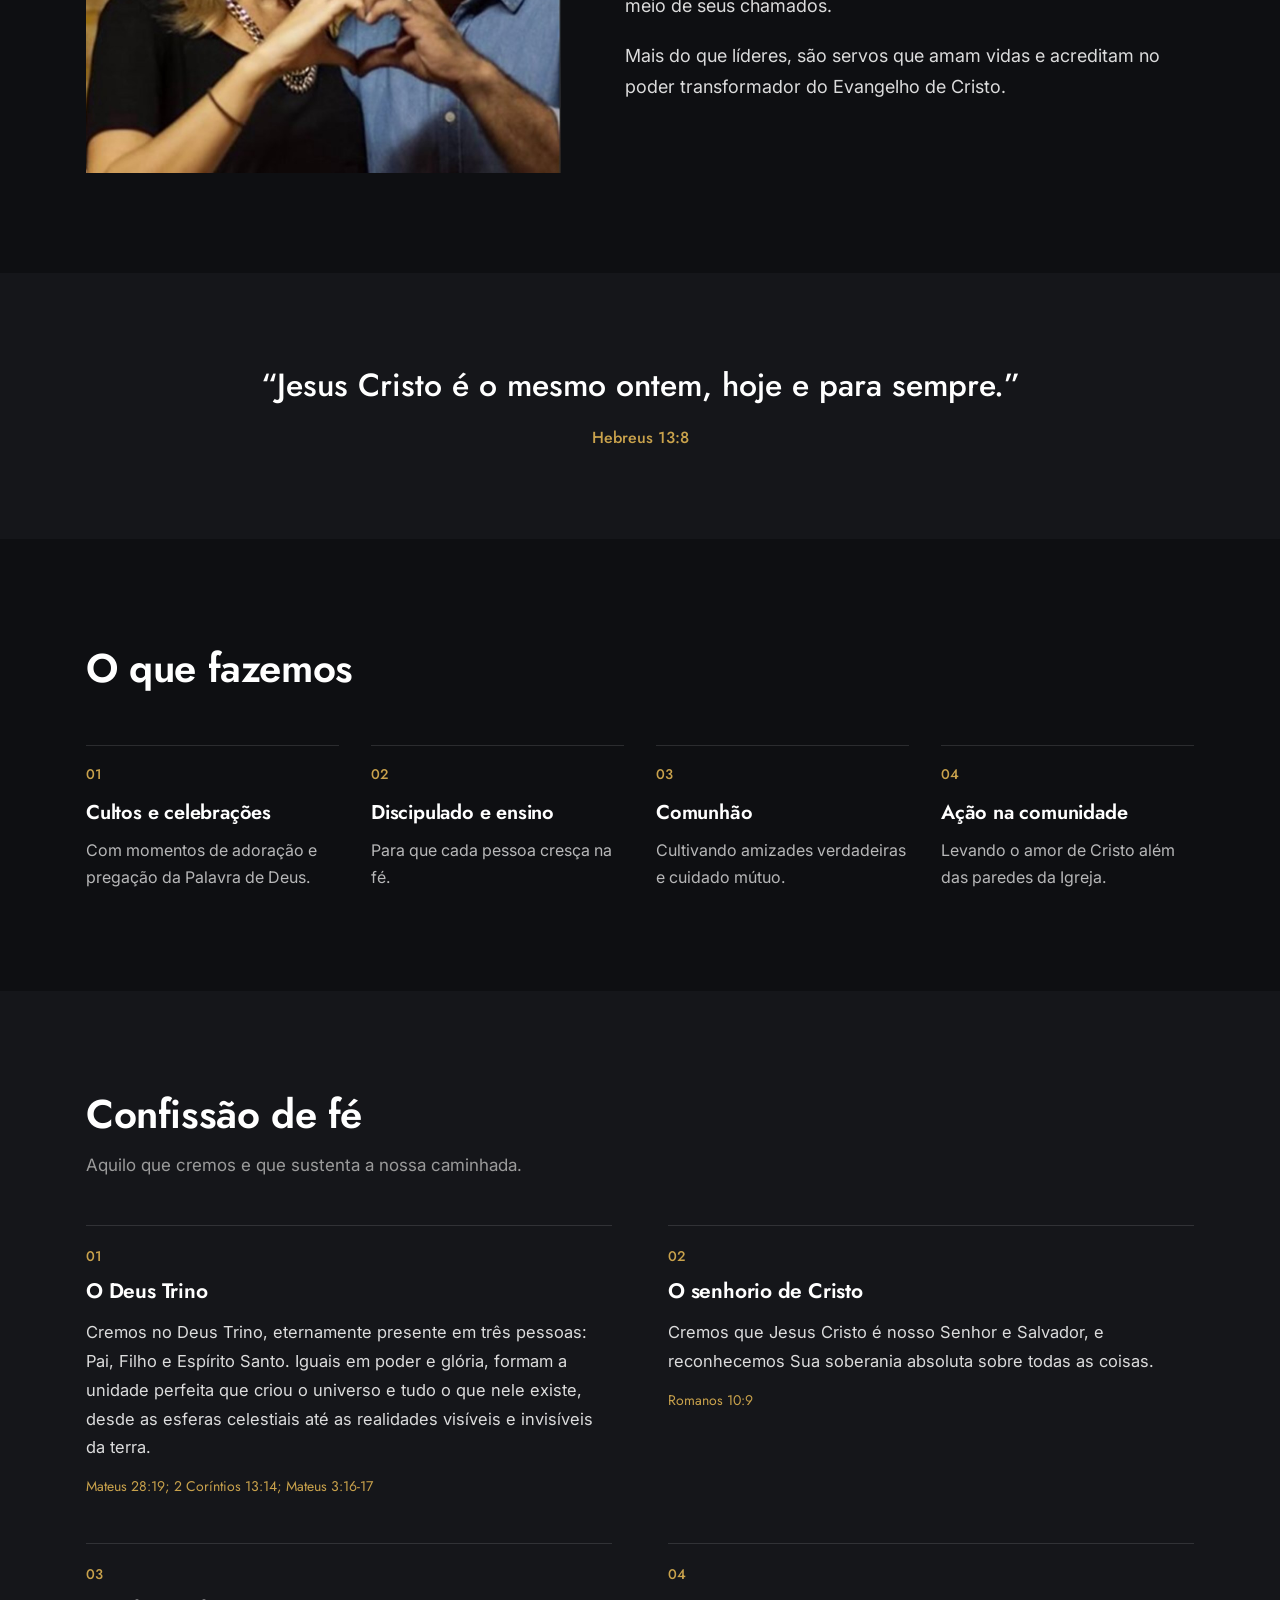
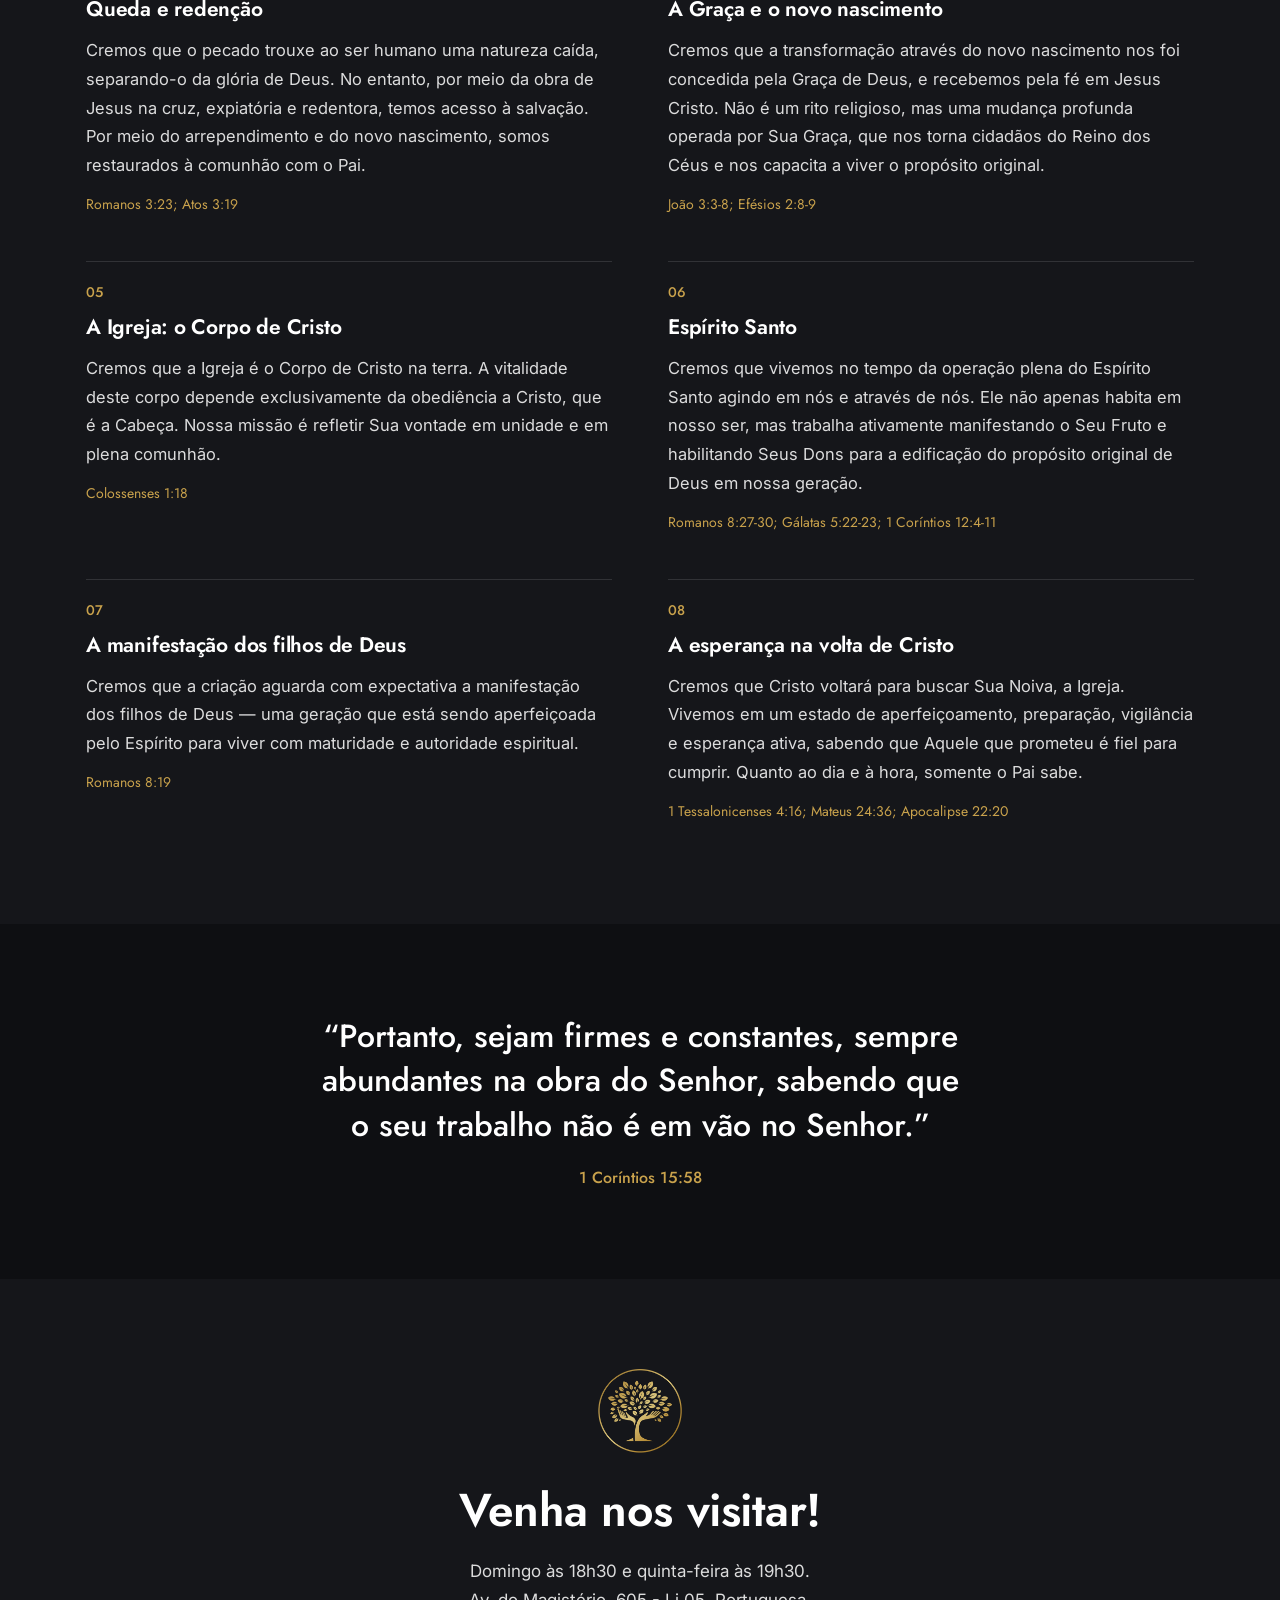
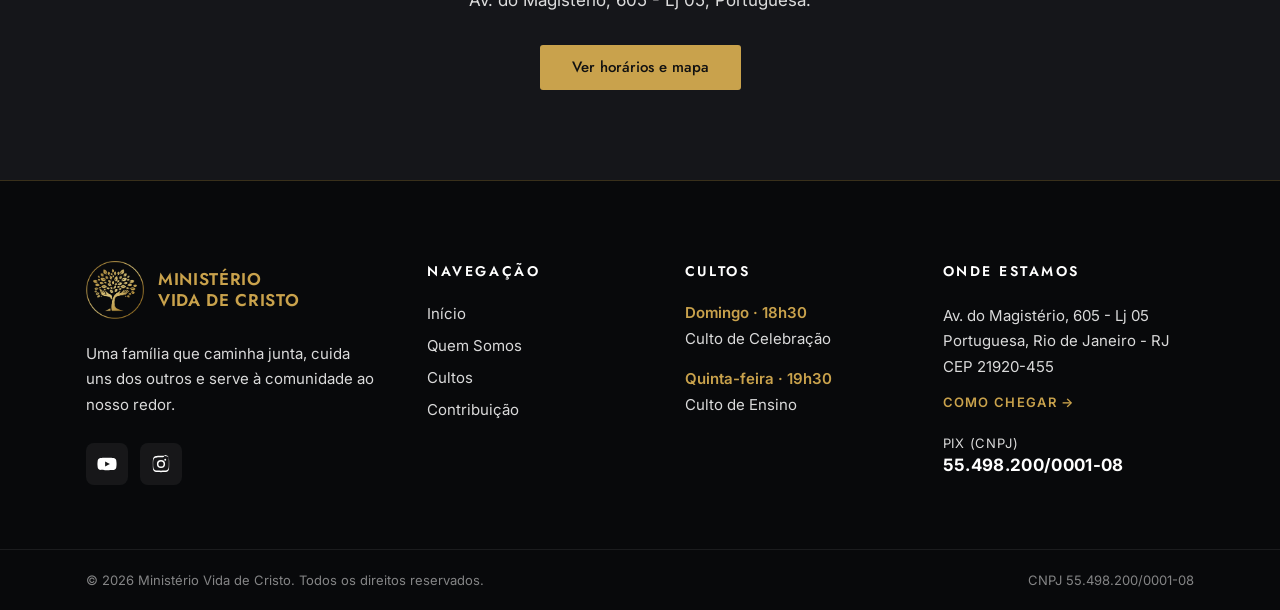
<file: quem-somos.html>
<!DOCTYPE html>
<html lang="pt-BR">
<head>
  <meta charset="UTF-8">
  <meta name="viewport" content="width=device-width, initial-scale=1.0">
  <!-- Site em teste: não aparecer no Google. Remover ao lançar. -->
  <meta name="robots" content="noindex, nofollow">
  <title>Quem Somos | Ministério Vida de Cristo</title>
  <link rel="preconnect" href="https://fonts.googleapis.com">
  <link rel="preconnect" href="https://fonts.gstatic.com" crossorigin>
  <link href="https://fonts.googleapis.com/css2?family=Inter:wght@400;500;600&family=Jost:wght@400;500;600;700&display=swap" rel="stylesheet">
  <link rel="icon" type="image/png" href="assets/img/logo-arvore.png">
  <link rel="stylesheet" href="assets/css/style.css">
  <script src="assets/js/preview.js"></script>
</head>
<body>

  <!-- BANNER -->
  <section class="hero hero--page">
    <div class="hero__bg" aria-hidden="true"></div>
    <div class="hero__overlay" aria-hidden="true"></div>

    <header class="header">
      <div class="container header__inner">
        <a href="index.html" class="logo">
          <img class="logo__icon" src="assets/img/logo-arvore.png" alt="" aria-hidden="true">
          <span class="logo__text">MINISTÉRIO VIDA DE CRISTO</span>
        </a>

        <nav class="nav" id="nav">
          <ul class="nav__list">
            <li><a href="index.html" class="nav__link">Início</a></li>
            <li><a href="quem-somos.html" class="nav__link is-active">Quem Somos</a></li>
            <li><a href="cultos.html" class="nav__link">Cultos</a></li>
            <li><a href="ofertas.html" class="nav__link">Contribuição</a></li>
            <li class="so-previa"><a href="loja.html" class="nav__link">Loja</a></li>
          </ul>
        </nav>

        <div class="header__social">
          <a href="https://www.youtube.com/@min_vidadecristo" class="social-link" target="_blank" rel="noopener" aria-label="YouTube do Ministério Vida de Cristo">
            <svg viewBox="0 0 24 24" aria-hidden="true"><path d="M23 7.2a3 3 0 0 0-2.1-2.1C19 4.6 12 4.6 12 4.6s-7 0-8.9.5A3 3 0 0 0 1 7.2 31 31 0 0 0 .5 12a31 31 0 0 0 .5 4.8 3 3 0 0 0 2.1 2.1c1.9.5 8.9.5 8.9.5s7 0 8.9-.5a3 3 0 0 0 2.1-2.1 31 31 0 0 0 .5-4.8 31 31 0 0 0-.5-4.8zM9.75 15.02V8.98L15.5 12z"/></svg>
          </a>
          <a href="https://www.instagram.com/vidadecristo_ofc/" class="social-link" target="_blank" rel="noopener" aria-label="Instagram do Ministério Vida de Cristo">
            <svg viewBox="0 0 24 24" aria-hidden="true"><path d="M12 2.2c3.2 0 3.6 0 4.8.1 1.2.1 1.8.2 2.2.4.6.2 1 .5 1.4.9.4.4.7.8.9 1.4.2.4.4 1.1.4 2.2.1 1.3.1 1.6.1 4.8s0 3.6-.1 4.8c-.1 1.2-.2 1.8-.4 2.2-.2.6-.5 1-.9 1.4-.4.4-.8.7-1.4.9-.4.2-1.1.4-2.2.4-1.3.1-1.6.1-4.8.1s-3.6 0-4.8-.1c-1.2-.1-1.8-.2-2.2-.4-.6-.2-1-.5-1.4-.9-.4-.4-.7-.8-.9-1.4-.2-.4-.4-1.1-.4-2.2C2.2 15.6 2.2 15.2 2.2 12s0-3.6.1-4.8c.1-1.2.2-1.8.4-2.2.2-.6.5-1 .9-1.4.4-.4.8-.7 1.4-.9.4-.2 1.1-.4 2.2-.4C8.4 2.2 8.8 2.2 12 2.2zm0 1.8c-3.1 0-3.5 0-4.7.1-1.1.1-1.7.2-2.1.4-.5.2-.9.4-1.3.8-.4.4-.6.8-.8 1.3-.2.4-.3 1-.4 2.1C2.6 9.9 2.6 10.3 2.6 12s0 2.1.1 3.3c.1 1.1.2 1.7.4 2.1.2.5.4.9.8 1.3.4.4.8.6 1.3.8.4.2 1 .3 2.1.4 1.2.1 1.6.1 4.7.1s3.5 0 4.7-.1c1.1-.1 1.7-.2 2.1-.4.5-.2.9-.4 1.3-.8.4-.4.6-.8.8-1.3.2-.4.3-1 .4-2.1.1-1.2.1-1.6.1-4.7s0-3.5-.1-4.7c-.1-1.1-.2-1.7-.4-2.1-.2-.5-.4-.9-.8-1.3-.4-.4-.8-.6-1.3-.8-.4-.2-1-.3-2.1-.4C15.5 4 15.1 4 12 4zm0 3.1a4.9 4.9 0 1 1 0 9.8 4.9 4.9 0 0 1 0-9.8zm0 8a3.1 3.1 0 1 0 0-6.2 3.1 3.1 0 0 0 0 6.2zm5.1-9.4a1.15 1.15 0 1 1 0 2.3 1.15 1.15 0 0 1 0-2.3z"/></svg>
          </a>
        </div>

        <button class="nav-toggle" id="navToggle" aria-label="Abrir menu" aria-expanded="false">
          <span></span><span></span><span></span>
        </button>
      </div>
    </header>

    <div class="container hero__content page-head">
      <h1 class="hero__title">Quem <span class="text-gold">Somos</span></h1>
      <span class="page-head__line" aria-hidden="true"></span>
    </div>
  </section>

  <!-- NOSSA HISTÓRIA -->
  <section class="about">
    <div class="container about__grid">
      <div class="reveal">
        <p class="about__year">2024</p>
        <p class="about__year-note">O ano em que tudo começou, na sala de casa.</p>
      </div>
      <div class="about__story reveal">
        <p>O Ministério Vida de Cristo nasceu de um sonho colocado por Deus no coração dos Pastores <strong>Frederico Gurgel</strong> e <strong>Fernanda Valentim</strong>. Em 2024, tudo começou de forma simples: na sala da casa deles, com poucas pessoas reunidas em oração, louvor e estudo da Palavra.</p>
        <p>Com o tempo, aquela pequena reunião se tornou uma família. Mais pessoas chegaram e vidas foram transformadas. Hoje, pela graça de Deus, temos nosso próprio espaço, um lugar preparado para receber cada pessoa que deseja conhecer e viver o amor de Cristo.</p>
      </div>
    </div>
  </section>

  <!-- MISSÃO E VISÃO -->
  <section class="mv">
    <div class="container mv__grid">
      <div class="mv__item reveal">
        <h2 class="mv__title">Nossa missão</h2>
        <blockquote class="mv__quote">
          <p>“Jesus se aproximou deles e disse: Toda a autoridade no céu e na terra me foi dada. Portanto, vão e façam discípulos de todas as nações, batizando-os em nome do Pai, do Filho e do Espírito Santo. Ensinem esses novos discípulos a obedecerem a todas as ordens que eu lhes dei. E lembrem-se disto: estou sempre com vocês, até o fim dos tempos.”</p>
          <cite>Mateus 28:18-20</cite>
        </blockquote>
      </div>

      <div class="mv__item reveal">
        <h2 class="mv__title">Nossa visão</h2>
        <p class="mv__text">Ser uma comunidade de fé, firmada na Palavra, que manifesta o Reino de Deus por meio de vidas restauradas e do fortalecimento das famílias.</p>
        <p class="mv__text">Nossa visão é ver cada vida reconciliada com o Pai, por meio de Cristo, e aperfeiçoada pela Graça, vivendo em comunhão e amando ao próximo.</p>
      </div>
    </div>
  </section>

  <!-- NOSSOS PASTORES -->
  <!-- Foto: assets/img/pastores.jpg -->
  <section class="pastors" id="pastores">
    <div class="container pastors__grid">
      <div class="pastors__photo reveal" role="img" aria-label="Pastores Frederico e Fernanda"></div>
      <div class="pastors__body reveal">
        <h2 class="section-title">Nossos pastores</h2>
        <p>Casados há mais de 18 anos, os Pastores <strong>Frederico</strong> e <strong>Fernanda</strong> lideram apresentando bom testemunho, amor à família e dedicação ao Reino de Deus.</p>
        <p>Com sólida formação teológica e profissional, são habilitados e guiados pelo Espírito Santo para servir à Igreja, pela Graça, por meio de seus chamados.</p>
        <p>Mais do que líderes, são servos que amam vidas e acreditam no poder transformador do Evangelho de Cristo.</p>
      </div>
    </div>
  </section>

  <!-- VERSÍCULO -->
  <section class="verse">
    <div class="container reveal">
      <p class="verse__text">“Jesus Cristo é o mesmo ontem, hoje e para sempre.”</p>
      <p class="verse__ref">Hebreus 13:8</p>
    </div>
  </section>

  <!-- O QUE FAZEMOS -->
  <section class="doing">
    <div class="container">
      <div class="doing__head reveal">
        <h2 class="doing__title">O que fazemos</h2>
      </div>

      <div class="doing__grid reveal">
        <div class="doing__item">
          <span class="doing__num">01</span>
          <h3 class="doing__name">Cultos e celebrações</h3>
          <p class="doing__text">Com momentos de adoração e pregação da Palavra de Deus.</p>
        </div>

        <div class="doing__item">
          <span class="doing__num">02</span>
          <h3 class="doing__name">Discipulado e ensino</h3>
          <p class="doing__text">Para que cada pessoa cresça na fé.</p>
        </div>

        <div class="doing__item">
          <span class="doing__num">03</span>
          <h3 class="doing__name">Comunhão</h3>
          <p class="doing__text">Cultivando amizades verdadeiras e cuidado mútuo.</p>
        </div>

        <div class="doing__item">
          <span class="doing__num">04</span>
          <h3 class="doing__name">Ação na comunidade</h3>
          <p class="doing__text">Levando o amor de Cristo além das paredes da Igreja.</p>
        </div>
      </div>
    </div>
  </section>

  <!-- CONFISSÃO DE FÉ -->
  <section class="beliefs" id="confissao-de-fe">
    <div class="container">
      <div class="beliefs__head reveal">
        <h2 class="section-title">Confissão de fé</h2>
        <p>Aquilo que cremos e que sustenta a nossa caminhada.</p>
      </div>

      <div class="beliefs__grid">
        <article class="belief reveal">
          <span class="belief__num">01</span>
          <h3 class="belief__title">O Deus Trino</h3>
          <p>Cremos no Deus Trino, eternamente presente em três pessoas: Pai, Filho e Espírito Santo. Iguais em poder e glória, formam a unidade perfeita que criou o universo e tudo o que nele existe, desde as esferas celestiais até as realidades visíveis e invisíveis da terra.</p>
          <p class="belief__refs">Mateus 28:19; 2 Coríntios 13:14; Mateus 3:16-17</p>
        </article>

        <article class="belief reveal">
          <span class="belief__num">02</span>
          <h3 class="belief__title">O senhorio de Cristo</h3>
          <p>Cremos que Jesus Cristo é nosso Senhor e Salvador, e reconhecemos Sua soberania absoluta sobre todas as coisas.</p>
          <p class="belief__refs">Romanos 10:9</p>
        </article>

        <article class="belief reveal">
          <span class="belief__num">03</span>
          <h3 class="belief__title">Queda e redenção</h3>
          <p>Cremos que o pecado trouxe ao ser humano uma natureza caída, separando-o da glória de Deus. No entanto, por meio da obra de Jesus na cruz, expiatória e redentora, temos acesso à salvação. Por meio do arrependimento e do novo nascimento, somos restaurados à comunhão com o Pai.</p>
          <p class="belief__refs">Romanos 3:23; Atos 3:19</p>
        </article>

        <article class="belief reveal">
          <span class="belief__num">04</span>
          <h3 class="belief__title">A Graça e o novo nascimento</h3>
          <p>Cremos que a transformação através do novo nascimento nos foi concedida pela Graça de Deus, e recebemos pela fé em Jesus Cristo. Não é um rito religioso, mas uma mudança profunda operada por Sua Graça, que nos torna cidadãos do Reino dos Céus e nos capacita a viver o propósito original.</p>
          <p class="belief__refs">João 3:3-8; Efésios 2:8-9</p>
        </article>

        <article class="belief reveal">
          <span class="belief__num">05</span>
          <h3 class="belief__title">A Igreja: o Corpo de Cristo</h3>
          <p>Cremos que a Igreja é o Corpo de Cristo na terra. A vitalidade deste corpo depende exclusivamente da obediência a Cristo, que é a Cabeça. Nossa missão é refletir Sua vontade em unidade e em plena comunhão.</p>
          <p class="belief__refs">Colossenses 1:18</p>
        </article>

        <article class="belief reveal">
          <span class="belief__num">06</span>
          <h3 class="belief__title">Espírito Santo</h3>
          <p>Cremos que vivemos no tempo da operação plena do Espírito Santo agindo em nós e através de nós. Ele não apenas habita em nosso ser, mas trabalha ativamente manifestando o Seu Fruto e habilitando Seus Dons para a edificação do propósito original de Deus em nossa geração.</p>
          <p class="belief__refs">Romanos 8:27-30; Gálatas 5:22-23; 1 Coríntios 12:4-11</p>
        </article>

        <article class="belief reveal">
          <span class="belief__num">07</span>
          <h3 class="belief__title">A manifestação dos filhos de Deus</h3>
          <p>Cremos que a criação aguarda com expectativa a manifestação dos filhos de Deus — uma geração que está sendo aperfeiçoada pelo Espírito para viver com maturidade e autoridade espiritual.</p>
          <p class="belief__refs">Romanos 8:19</p>
        </article>

        <article class="belief reveal">
          <span class="belief__num">08</span>
          <h3 class="belief__title">A esperança na volta de Cristo</h3>
          <p>Cremos que Cristo voltará para buscar Sua Noiva, a Igreja. Vivemos em um estado de aperfeiçoamento, preparação, vigilância e esperança ativa, sabendo que Aquele que prometeu é fiel para cumprir. Quanto ao dia e à hora, somente o Pai sabe.</p>
          <p class="belief__refs">1 Tessalonicenses 4:16; Mateus 24:36; Apocalipse 22:20</p>
        </article>
      </div>
    </div>
  </section>

  <!-- VERSÍCULO -->
  <section class="verse verse--dark">
    <div class="container reveal">
      <p class="verse__text">“Portanto, sejam firmes e constantes, sempre abundantes na obra do Senhor, sabendo que o seu trabalho não é em vão no Senhor.”</p>
      <p class="verse__ref">1 Coríntios 15:58</p>
    </div>
  </section>

  <!-- CONVITE -->
  <section class="visit">
    <div class="container visit__inner reveal">
      <img class="visit__logo" src="assets/img/logo-arvore.png" alt="" aria-hidden="true">
      <h2 class="visit__title">Venha nos visitar!</h2>
      <p class="visit__text">Domingo às 18h30 e quinta-feira às 19h30.<br>Av. do Magistério, 605 - Lj 05, Portuguesa.</p>
      <a href="cultos.html" class="btn btn--primary">Ver horários e mapa</a>
    </div>
  </section>

  <!-- RODAPÉ -->
  <footer class="footer">
    <div class="container footer__grid">
      <div class="footer__brand">
        <a href="index.html" class="footer__logo">
          <img src="assets/img/logo-arvore.png" alt="" aria-hidden="true">
          <span>MINISTÉRIO<br>VIDA DE CRISTO</span>
        </a>
        <p class="footer__about">Uma família que caminha junta, cuida uns dos outros e serve à comunidade ao nosso redor.</p>
        <div class="footer__social">
          <a href="https://www.youtube.com/@min_vidadecristo" class="footer__social-link" target="_blank" rel="noopener" aria-label="YouTube">
            <svg viewBox="0 0 24 24" aria-hidden="true"><path d="M23 7.2a3 3 0 0 0-2.1-2.1C19 4.6 12 4.6 12 4.6s-7 0-8.9.5A3 3 0 0 0 1 7.2 31 31 0 0 0 .5 12a31 31 0 0 0 .5 4.8 3 3 0 0 0 2.1 2.1c1.9.5 8.9.5 8.9.5s7 0 8.9-.5a3 3 0 0 0 2.1-2.1 31 31 0 0 0 .5-4.8 31 31 0 0 0-.5-4.8zM9.75 15.02V8.98L15.5 12z"/></svg>
          </a>
          <a href="https://www.instagram.com/vidadecristo_ofc/" class="footer__social-link" target="_blank" rel="noopener" aria-label="Instagram">
            <svg viewBox="0 0 24 24" aria-hidden="true"><path d="M12 2.2c3.2 0 3.6 0 4.8.1 1.2.1 1.8.2 2.2.4.6.2 1 .5 1.4.9.4.4.7.8.9 1.4.2.4.4 1.1.4 2.2.1 1.3.1 1.6.1 4.8s0 3.6-.1 4.8c-.1 1.2-.2 1.8-.4 2.2-.2.6-.5 1-.9 1.4-.4.4-.8.7-1.4.9-.4.2-1.1.4-2.2.4-1.3.1-1.6.1-4.8.1s-3.6 0-4.8-.1c-1.2-.1-1.8-.2-2.2-.4-.6-.2-1-.5-1.4-.9-.4-.4-.7-.8-.9-1.4-.2-.4-.4-1.1-.4-2.2C2.2 15.6 2.2 15.2 2.2 12s0-3.6.1-4.8c.1-1.2.2-1.8.4-2.2.2-.6.5-1 .9-1.4.4-.4.8-.7 1.4-.9.4-.2 1.1-.4 2.2-.4C8.4 2.2 8.8 2.2 12 2.2zm0 1.8c-3.1 0-3.5 0-4.7.1-1.1.1-1.7.2-2.1.4-.5.2-.9.4-1.3.8-.4.4-.6.8-.8 1.3-.2.4-.3 1-.4 2.1C2.6 9.9 2.6 10.3 2.6 12s0 2.1.1 3.3c.1 1.1.2 1.7.4 2.1.2.5.4.9.8 1.3.4.4.8.6 1.3.8.4.2 1 .3 2.1.4 1.2.1 1.6.1 4.7.1s3.5 0 4.7-.1c1.1-.1 1.7-.2 2.1-.4.5-.2.9-.4 1.3-.8.4-.4.6-.8.8-1.3.2-.4.3-1 .4-2.1.1-1.2.1-1.6.1-4.7s0-3.5-.1-4.7c-.1-1.1-.2-1.7-.4-2.1-.2-.5-.4-.9-.8-1.3-.4-.4-.8-.6-1.3-.8-.4-.2-1-.3-2.1-.4C15.5 4 15.1 4 12 4zm0 3.1a4.9 4.9 0 1 1 0 9.8 4.9 4.9 0 0 1 0-9.8zm0 8a3.1 3.1 0 1 0 0-6.2 3.1 3.1 0 0 0 0 6.2zm5.1-9.4a1.15 1.15 0 1 1 0 2.3 1.15 1.15 0 0 1 0-2.3z"/></svg>
          </a>
        </div>
      </div>

      <div class="footer__col">
        <h3 class="footer__title">Navegação</h3>
        <ul class="footer__links">
          <li><a href="index.html">Início</a></li>
          <li><a href="quem-somos.html">Quem Somos</a></li>
          <li><a href="cultos.html">Cultos</a></li>
          <li><a href="ofertas.html">Contribuição</a></li>
          <li class="so-previa"><a href="loja.html">Loja</a></li>
        </ul>
      </div>

      <div class="footer__col">
        <h3 class="footer__title">Cultos</h3>
        <ul class="footer__times">
          <li><strong>Domingo · 18h30</strong><span>Culto de Celebração</span></li>
          <li><strong>Quinta-feira · 19h30</strong><span>Culto de Ensino</span></li>
        </ul>
      </div>

      <div class="footer__col">
        <h3 class="footer__title">Onde estamos</h3>
        <p class="footer__text">Av. do Magistério, 605 - Lj 05<br>Portuguesa, Rio de Janeiro - RJ<br>CEP 21920-455</p>
        <a href="https://www.google.com/maps/dir/?api=1&amp;destination=Av.+do+Magist%C3%A9rio%2C+605+-+Portuguesa%2C+Rio+de+Janeiro+-+RJ%2C+21920-455" class="footer__more" target="_blank" rel="noopener">Como chegar <span aria-hidden="true">&rarr;</span></a>
        <p class="footer__pix">Pix (CNPJ)<br><strong>55.498.200/0001-08</strong></p>
      </div>
    </div>

    <div class="footer__bottom">
      <div class="container footer__bottom-inner">
        <span>&copy; 2026 Ministério Vida de Cristo. Todos os direitos reservados.</span>
        <span>CNPJ 55.498.200/0001-08</span>
      </div>
    </div>
  </footer>

  <script src="assets/js/main.js"></script>
</body>
</html>
</file>
<file: assets/css/style.css>
:root {
  --gold: #c9a24c;
  --gold-dark: #a8832f;
  --gold-text: #8a6a22;
  --gold-metal: linear-gradient(100deg, #9c7425 0%, #d8b35a 28%, #f3dc8c 48%, #c99a3a 70%, #8f6a1f 100%);
  --black: #0e0f12;
  --hero-overlay: rgba(8, 9, 12, 0.2);
  --white: #ffffff;
  --text-light: rgba(255, 255, 255, 0.85);
  --text-dark: #111111;
  --text-muted: #9b9b9b;
  --black-alt: #15161a;
  --surface: #1a1b20;
  --line: rgba(255, 255, 255, 0.12);
  --container: 1140px;
  --font: "Inter", "Helvetica Neue", Arial, sans-serif;
  --font-display: "Jost", "Helvetica Neue", Arial, sans-serif;
}

*,
*::before,
*::after {
  box-sizing: border-box;
}

html,
body {
  margin: 0;
  padding: 0;
}

body {
  font-family: var(--font);
  color: var(--white);
  background: var(--black);
  -webkit-font-smoothing: antialiased;
}

/* Títulos, menu, botões e números usam a fonte da marca */
h1, h2, h3,
.btn,
.logo__text,
.nav__link,
.footer__logo,
.footer__title,
.hero__eyebrow,
.hero__fact-label,
.about__year,
.verse__text,
.worship__day,
.worship__time,
.give__eyebrow,
.give__key,
.service__num,
.doing__num,
.belief__num,
.mv__quote cite,
.verse__ref,
.belief__refs,
.text-link {
  font-family: var(--font-display);
}

h1, h2, h3 {
  letter-spacing: -0.01em;
}

a {
  text-decoration: none;
  color: inherit;
}

.container {
  width: 100%;
  max-width: var(--container);
  margin: 0 auto;
  padding: 0 16px;
}

/* ---------- Buttons ---------- */
.btn {
  display: inline-flex;
  align-items: center;
  justify-content: center;
  gap: 8px;
  font-family: var(--font-display);
  font-weight: 500;
  font-size: 15px;
  line-height: 1;
  border-radius: 3px;
  padding: 15px 32px;
  transition: background-color 0.2s ease;
}

.btn--primary {
  background: var(--gold);
  color: var(--text-dark);
  transition: background-color 0.2s ease;
}

.btn--primary:hover {
  background: #d9b562;
}

.text-link {
  display: inline-flex;
  align-items: center;
  gap: 6px;
  font-size: 15px;
  font-weight: 500;
  color: inherit;
  border-bottom: 1px solid currentColor;
  padding-bottom: 2px;
  transition: color 0.2s ease;
}

.text-link:hover {
  color: var(--gold);
}

.hero__actions {
  display: flex;
  align-items: center;
  flex-wrap: wrap;
  gap: 28px;
}

.section-title {
  margin: 0 0 18px;
  font-size: 40px;
  font-weight: 600;
  line-height: 1.15;
  color: var(--white);
}

.btn--sm {
  font-size: 13px;
  padding: 11px 22px;
}

/* ---------- Hero ---------- */
.hero {
  position: relative;
  min-height: 0;
  color: var(--white);
  overflow: hidden;
  background-color: var(--black);
}

.hero__bg {
  position: absolute;
  inset: 0;
  background-color: #15161a;
  background-image: url("../img/hero.jpg");
  background-size: cover;
  background-position: center;
}

.hero__overlay {
  position: absolute;
  inset: 0;
  background: var(--hero-overlay);
}

.hero.menu-open {
  overflow: visible;
}

.hero.menu-open .hero__bg {
  animation: none;
}

/* ---------- Header ---------- */
.header {
  position: relative;
  z-index: 10;
  border-bottom: 1px solid rgba(255, 255, 255, 0.08);
}

.header__inner {
  display: flex;
  align-items: center;
  height: 84px;
}

.logo {
  display: inline-flex;
  align-items: center;
  gap: 10px;
  color: var(--gold);
}

.logo__icon {
  display: block;
  width: 46px;
  height: 46px;
}

.logo__text {
  font-size: 18px;
  font-weight: 500;
  letter-spacing: 0.02em;
  white-space: nowrap;
}

.nav {
  margin: 0 auto;
}

/* Telas largas: menu no centro exato da página */
@media (min-width: 1200px) {
  .nav {
    position: absolute;
    top: 50%;
    left: 50%;
    transform: translate(-50%, -50%);
    margin: 0;
  }
}

.nav__list {
  display: flex;
  align-items: center;
  gap: 24px;
  list-style: none;
  margin: 0;
  padding: 0;
}

.nav__link {
  display: inline-flex;
  align-items: center;
  gap: 6px;
  font-size: 18px;
  font-weight: 400;
  color: var(--text-light);
  transition: color 0.2s ease;
}

.nav__link:hover {
  color: var(--white);
}

.nav__link.is-active {
  color: var(--gold);
}

.header__social {
  display: flex;
  align-items: center;
  gap: 20px;
  margin-left: auto;
}

.social-link {
  display: inline-flex;
  color: var(--text-light);
  transition: color 0.2s ease, transform 0.25s ease;
}

.social-link svg {
  width: 24px;
  height: 24px;
  fill: currentColor;
}

.social-link:hover {
  color: var(--gold);
  transform: translateY(-2px);
}

.nav-toggle {
  display: none;
  margin-left: 12px;
  width: 40px;
  height: 40px;
  background: transparent;
  border: 0;
  padding: 8px;
  cursor: pointer;
  flex-direction: column;
  justify-content: space-between;
}

.nav-toggle span {
  display: block;
  height: 2px;
  background: var(--white);
  border-radius: 2px;
}

/* ---------- Hero content ---------- */
.hero__content {
  position: relative;
  z-index: 2;
  padding-top: 110px;
  padding-bottom: 200px;
}

.hero__content--center {
  display: flex;
  flex-direction: column;
  align-items: center;
  text-align: center;
  padding-top: 28px;
  padding-bottom: 64px;
}

.hero__content--center .hero__eyebrow {
  margin-bottom: 14px;
  font-size: 21px;
}

/* Fotos inclinadas nas laterais do hero (só em telas largas) */
.hero__side {
  display: none;
  position: absolute;
  z-index: 1;
  top: 50%;
  width: 230px;
  height: 310px;
  background-size: cover;
  background-position: center;
  border: 6px solid #1a1b20;
  outline: 1px solid rgba(201, 162, 76, 0.5);
  box-shadow: 0 24px 50px rgba(0, 0, 0, 0.5);
}

.hero__side--left {
  left: calc(50% - 690px);
  transform: translateY(-62%) rotate(-5deg);
  animation: sideLeft 1s cubic-bezier(0.22, 1, 0.36, 1) 0.5s both;
}

.hero__side--right {
  right: calc(50% - 690px);
  transform: translateY(-48%) rotate(4deg);
  animation: sideRight 1s cubic-bezier(0.22, 1, 0.36, 1) 0.65s both;
}

@keyframes sideLeft {
  from { opacity: 0; transform: translateY(-55%) rotate(-5deg); }
  to { opacity: 1; transform: translateY(-62%) rotate(-5deg); }
}

@keyframes sideRight {
  from { opacity: 0; transform: translateY(-41%) rotate(4deg); }
  to { opacity: 1; transform: translateY(-48%) rotate(4deg); }
}

@media (min-width: 1440px) {
  .hero__side {
    display: block;
  }
}

.hero__content--center .hero__title {
  margin-bottom: 22px;
  font-size: 72px;
}

.hero__content--center .hero__text {
  margin-bottom: 4px;
  max-width: 680px;
  text-wrap: balance;
  font-size: 17px;
}

.hero__content--center .hero__actions {
  justify-content: center;
}

.hero__logo {
  display: block;
  width: 58px;
  height: 58px;
  margin-bottom: 20px;
  animation: fadeUp 0.9s cubic-bezier(0.22, 1, 0.36, 1) 0.1s both;
}

.hero__facts {
  display: flex;
  justify-content: center;
  list-style: none;
  margin: 30px 0 0;
  padding: 24px 0 0;
  border-top: 1px solid rgba(255, 255, 255, 0.15);
  animation: fadeUp 0.9s cubic-bezier(0.22, 1, 0.36, 1) 0.85s both;
}

.hero__facts li {
  display: flex;
  flex-direction: column;
  gap: 6px;
  padding: 0 40px;
}

.hero__facts li + li {
  border-left: 1px solid rgba(255, 255, 255, 0.15);
}

.hero__fact-label {
  font-size: 15px;
  font-weight: 500;
  color: var(--gold);
}

.hero__fact-value {
  font-size: 17px;
  color: var(--white);
}

.hero__fact-link {
  text-decoration: underline;
  text-decoration-color: rgba(201, 162, 76, 0.6);
  text-underline-offset: 5px;
  transition: color 0.2s ease;
}

.hero__fact-link:hover {
  color: var(--gold);
}

.hero__cta {
  margin-top: 34px;
  padding: 16px 40px;
  animation: fadeUp 0.9s cubic-bezier(0.22, 1, 0.36, 1) 1s both;
}
.hero__eyebrow {
  margin: 0 0 18px;
  font-size: 16px;
  font-weight: 500;
  color: var(--gold);
}

.hero__title {
  margin: 0 0 26px;
  font-size: 86px;
  font-weight: 600;
  line-height: 1.08;
  letter-spacing: -0.01em;
}

.hero__text {
  max-width: 520px;
  margin: 0 0 34px;
  font-size: 16px;
  line-height: 1.65;
  color: var(--text-light);
}

/* ---------- Ministérios (início) ---------- */
.services {
  padding: 100px 0;
  background: var(--black-alt);
}

.services__inner {
  display: grid;
  grid-template-columns: 5fr 7fr;
  gap: 70px;
  align-items: start;
}

.services__text {
  max-width: 400px;
  margin: 0 0 32px;
  font-size: 16px;
  line-height: 1.7;
  color: rgba(255, 255, 255, 0.75);
}

.services__grid {
  display: grid;
  grid-template-columns: repeat(2, 1fr);
  gap: 44px 40px;
}

.service {
  padding-top: 18px;
  border-top: 1px solid rgba(255, 255, 255, 0.12);
}

.service__num {
  display: block;
  margin-bottom: 12px;
  font-size: 14px;
  font-weight: 500;
  color: var(--gold);
}

.service__title {
  margin: 0 0 8px;
  font-size: 20px;
  font-weight: 600;
  color: var(--white);
}

.service__text {
  margin: 0;
  font-size: 16px;
  line-height: 1.6;
  color: rgba(255, 255, 255, 0.7);
}

/* ---------- Momentos (início) ---------- */
.moments {
  padding: 100px 0 110px;
}

.moments__head {
  display: flex;
  align-items: flex-end;
  justify-content: space-between;
  gap: 40px;
  margin-bottom: 40px;
}

.moments__head p {
  max-width: 380px;
  margin: 0;
  font-size: 16px;
  line-height: 1.7;
  color: var(--text-muted);
}

.moments__grid {
  display: grid;
  grid-template-columns: 7fr 5fr;
  grid-template-rows: 260px 260px;
  gap: 16px;
}

.moment {
  position: relative;
  overflow: hidden;
  display: block;
  background: #222;
}

.moment:first-child {
  grid-row: span 2;
}

.moment__photo {
  position: absolute;
  inset: 0;
  background-size: cover;
  background-position: center;
}

.moment__caption {
  position: absolute;
  left: 0;
  right: 0;
  bottom: 0;
  padding: 50px 22px 18px;
  font-size: 16px;
  font-weight: 500;
  color: var(--white);
  background: linear-gradient(180deg, transparent, rgba(0, 0, 0, 0.7));
}

/* ---------- Rodapé ---------- */
.footer {
  background: #08090b;
  color: var(--text-light);
  border-top: 1px solid rgba(201, 162, 76, 0.25);
}

.footer__grid {
  display: grid;
  grid-template-columns: 1.4fr 1fr 1fr 1.2fr;
  gap: 48px;
  padding-top: 80px;
  padding-bottom: 64px;
}

.footer__logo {
  display: inline-flex;
  align-items: center;
  gap: 14px;
  margin-bottom: 22px;
  font-size: 17px;
  font-weight: 600;
  line-height: 1.2;
  letter-spacing: 0.04em;
  color: var(--gold);
}

.footer__logo img {
  width: 58px;
  height: 58px;
}

.footer__about {
  max-width: 300px;
  margin: 0 0 26px;
  font-size: 15px;
  line-height: 1.7;
}

.footer__social {
  display: flex;
  gap: 12px;
}

.footer__social-link {
  display: inline-flex;
  align-items: center;
  justify-content: center;
  width: 42px;
  height: 42px;
  border-radius: 8px;
  background: rgba(255, 255, 255, 0.06);
  color: var(--white);
  transition: background 0.25s ease, color 0.25s ease, transform 0.25s ease;
}

.footer__social-link svg {
  width: 20px;
  height: 20px;
  fill: currentColor;
}

.footer__social-link:hover {
  background: var(--gold);
  color: var(--black);
}

.footer__title {
  margin: 0 0 22px;
  font-size: 14px;
  font-weight: 600;
  letter-spacing: 0.18em;
  text-transform: uppercase;
  color: var(--white);
}

.footer__links,
.footer__times {
  list-style: none;
  margin: 0;
  padding: 0;
}

.footer__links li + li {
  margin-top: 12px;
}

.footer__links a {
  font-size: 15px;
  transition: color 0.2s ease, padding-left 0.25s ease;
}

.footer__links a:hover {
  color: var(--gold);
}

.footer__times li {
  display: flex;
  flex-direction: column;
  gap: 4px;
}

.footer__times li + li {
  margin-top: 18px;
}

.footer__times strong {
  font-size: 15px;
  font-weight: 600;
  color: var(--gold);
}

.footer__times span,
.footer__text {
  font-size: 15px;
  line-height: 1.7;
}

.footer__text {
  margin: 0 0 12px;
}

.footer__more {
  font-size: 13px;
  font-weight: 600;
  letter-spacing: 0.1em;
  text-transform: uppercase;
  color: var(--gold);
}

.footer__more:hover {
  color: var(--white);
}

.footer__pix {
  margin: 24px 0 0;
  font-size: 13px;
  letter-spacing: 0.06em;
  text-transform: uppercase;
}

.footer__pix strong {
  display: inline-block;
  margin-top: 4px;
  font-size: 17px;
  letter-spacing: 0.02em;
  color: var(--white);
}

.footer__bottom {
  border-top: 1px solid rgba(255, 255, 255, 0.08);
}

.footer__bottom-inner {
  display: flex;
  justify-content: space-between;
  gap: 16px;
  padding-top: 22px;
  padding-bottom: 22px;
  font-size: 13px;
  color: rgba(255, 255, 255, 0.5);
}

/* ---------- Página Quem Somos ---------- */
.hero--page {
  min-height: 0;
}

.hero--page .hero__content {
  padding-top: 26px;
  padding-bottom: 32px;
}

.hero--page .hero__overlay {
  background: linear-gradient(180deg, rgba(8, 9, 12, 0.35), rgba(8, 9, 12, 0.75));
}

.page-head {
  display: flex;
  flex-direction: column;
  align-items: center;
  text-align: center;
}

.hero--page .hero__title {
  margin: 0;
  font-size: 72px;
  font-weight: 600;
  text-transform: uppercase;
  letter-spacing: 0.04em;
}

.text-gold {
  color: var(--gold);
}

.page-head__line {
  display: block;
  width: 90px;
  height: 2px;
  margin-top: 12px;
  background: var(--gold);
  transform-origin: center;
  animation: growLine 1s cubic-bezier(0.22, 1, 0.36, 1) 0.7s both;
}

@keyframes growLine {
  from {
    transform: scaleX(0);
  }
  to {
    transform: scaleX(1);
  }
}

.about {
  padding: 56px 0 90px;
}

.about__story p {
  margin: 0 0 24px;
  font-size: 19px;
  line-height: 1.75;
  color: var(--white);
}

.about__story p:last-child {
  margin-bottom: 0;
}

.about__story strong {
  font-weight: 600;
  color: var(--gold);
}

.doing {
  padding: 100px 0;
  background: var(--black);
}

.doing__head {
  margin-bottom: 48px;
}

.doing__title {
  margin: 0;
  font-size: 40px;
  font-weight: 600;
  color: var(--white);
}

.doing__grid {
  display: grid;
  grid-template-columns: repeat(4, 1fr);
  gap: 32px;
}

.doing__item {
  padding-top: 18px;
  border-top: 1px solid rgba(255, 255, 255, 0.12);
}

.doing__num {
  display: block;
  margin-bottom: 14px;
  font-size: 14px;
  font-weight: 500;
  color: var(--gold);
}

.doing__name {
  margin: 0 0 10px;
  font-size: 20px;
  font-weight: 600;
  color: var(--white);
}

.doing__text {
  margin: 0;
  font-size: 16px;
  line-height: 1.7;
  color: rgba(255, 255, 255, 0.7);
}

/* História com o ano em destaque */
.about__grid {
  display: grid;
  grid-template-columns: 4fr 8fr;
  gap: 60px;
  align-items: start;
}

.about__year {
  margin: 0;
  font-size: 120px;
  font-weight: 600;
  line-height: 0.9;
  color: var(--gold);
}

.about__year-note {
  margin: 14px 0 0;
  font-size: 15px;
  line-height: 1.6;
  color: var(--text-muted);
}

.visit {
  padding: 90px 0;
  background: var(--black-alt);
  text-align: center;
}

.visit__logo {
  display: block;
  width: 84px;
  height: 84px;
  margin: 0 auto 24px;
}

.visit__title {
  margin: 0;
  font-size: 46px;
  font-weight: 600;
  color: var(--white);
}

.visit__text {
  margin: 14px 0 30px;
  font-size: 17px;
  line-height: 1.7;
  color: var(--text-light);
}

/* ---------- Missão e visão ---------- */
.mv {
  padding: 100px 0;
  background: var(--black-alt);
}

.mv__grid {
  display: grid;
  grid-template-columns: 1fr 1fr;
  gap: 70px;
}

.mv__title {
  margin: 0 0 22px;
  font-size: 34px;
  font-weight: 600;
  color: var(--gold);
}

.mv__quote {
  margin: 0;
  padding-left: 22px;
  border-left: 2px solid var(--gold);
}

.mv__quote p {
  margin: 0 0 14px;
  font-size: 18px;
  font-style: italic;
  line-height: 1.75;
  color: var(--text-light);
}

.mv__quote cite {
  font-size: 15px;
  font-style: normal;
  font-weight: 500;
  color: var(--gold);
}

.mv__text {
  margin: 0 0 18px;
  font-size: 18px;
  line-height: 1.75;
  color: var(--text-light);
}

/* ---------- Nossos pastores ---------- */
.pastors {
  padding: 100px 0;
}

.pastors__grid {
  display: grid;
  grid-template-columns: 5fr 6fr;
  gap: 64px;
  align-items: center;
}

.pastors__photo {
  aspect-ratio: 1 / 1;
  background:
    url("../img/pastores.jpg") center / cover no-repeat,
    url("../img/logo-arvore.png") center / 120px no-repeat,
    var(--surface);
  border-top: 3px solid var(--gold);
}

.pastors__body p {
  margin: 0 0 18px;
  font-size: 18px;
  line-height: 1.75;
  color: var(--text-light);
}

.pastors__body strong {
  font-weight: 600;
  color: var(--gold);
}

.pastors__body .text-link {
  margin-top: 8px;
}

/* ---------- Versículo em destaque ---------- */
.verse {
  padding: 90px 0;
  background: var(--black-alt);
  text-align: center;
}

.verse__text {
  max-width: 820px;
  margin: 0 auto 18px;
  font-size: 32px;
  font-weight: 500;
  line-height: 1.4;
  text-wrap: balance;
}

.verse__ref {
  margin: 0;
  font-size: 16px;
  font-weight: 500;
  color: var(--gold);
}

/* ---------- Confissão de fé ---------- */
.beliefs {
  padding: 100px 0;
  background: var(--black-alt);
}

.verse--dark {
  background: var(--black);
}

.beliefs__head {
  max-width: 560px;
  margin-bottom: 50px;
}

.beliefs__head p {
  margin: 0;
  font-size: 17px;
  color: var(--text-muted);
}

.beliefs__grid {
  display: grid;
  grid-template-columns: 1fr 1fr;
  gap: 44px 56px;
}

.belief {
  padding-top: 20px;
  border-top: 1px solid var(--line);
}

.belief__num {
  display: block;
  margin-bottom: 10px;
  font-size: 14px;
  font-weight: 500;
  color: var(--gold);
}

.belief__title {
  margin: 0 0 12px;
  font-size: 21px;
  font-weight: 600;
}

.belief p {
  margin: 0 0 12px;
  font-size: 16.5px;
  line-height: 1.75;
  color: var(--text-light);
}

.belief .belief__refs {
  margin: 0;
  font-size: 14px;
  color: var(--gold);
}

/* ---------- Página Cultos ---------- */
.worship {
  padding: 56px 0 100px;
  background: var(--black);
}

.worship__grid {
  display: grid;
  grid-template-columns: repeat(2, 1fr);
  gap: 30px;
  max-width: 960px;
}

.worship__cell {
  display: flex;
}

.worship__cell:nth-child(2) {
  transition-delay: 0.15s;
}

.worship__card {
  width: 100%;
  padding: 48px 40px;
  background: var(--surface);
  border-top: 3px solid var(--gold);
  color: var(--white);
}

.worship__day {
  display: inline-block;
  margin-bottom: 14px;
  font-size: 16px;
  font-weight: 500;
  color: var(--gold);
}

.worship__name {
  position: relative;
  margin: 0 0 30px;
  font-size: 36px;
  font-weight: 600;
  line-height: 1.15;
}

.worship__time {
  position: relative;
  display: flex;
  align-items: center;
  gap: 14px;
  margin: 0;
  font-size: 56px;
  font-weight: 600;
  line-height: 1;
}

.worship__time span {
  color: var(--gold);
}

.worship__time svg {
  width: 34px;
  height: 34px;
  fill: none;
  stroke: var(--gold);
  stroke-width: 1.6;
  stroke-linecap: round;
  stroke-linejoin: round;
}

.location {
  padding: 90px 0;
  background: var(--black-alt);
  color: var(--white);
}

.location__inner {
  display: grid;
  grid-template-columns: 4fr 7fr;
  gap: 60px;
  align-items: center;
}

.location__title {
  margin: 0 0 22px;
  font-size: 44px;
  font-weight: 600;
  line-height: 1.1;
  text-transform: uppercase;
  letter-spacing: 0.04em;
}

.location__address {
  margin: 0 0 34px;
  font-size: 18px;
  line-height: 1.7;
  color: var(--text-light);
}

.location__map {
  overflow: hidden;
}

.location__map iframe {
  display: block;
  width: 100%;
  height: 380px;
  border: 0;
}

/* ---------- Página Ofertas ---------- */
.give {
  padding: 56px 0 100px;
  background: var(--black);
}

.give__card {
  position: relative;
  overflow: hidden;
  display: grid;
  grid-template-columns: auto 1fr;
  gap: 64px;
  align-items: center;
  max-width: 960px;
  margin: 0 auto;
  padding: 56px;
  background: var(--surface);
  border-top: 3px solid var(--gold);
  color: var(--white);
}

.give__qr {
  position: relative;
  display: flex;
  flex-direction: column;
  align-items: center;
  gap: 14px;
}

.give__qr img {
  display: block;
  width: 260px;
  height: 260px;
  padding: 14px;
  background: var(--white);
}

.give__qr-hint {
  font-size: 13px;
  color: var(--text-light);
}

.give__info {
  position: relative;
}

.give__eyebrow {
  display: inline-block;
  margin-bottom: 14px;
  font-size: 16px;
  font-weight: 500;
  color: var(--gold);
}

.give__title {
  margin: 0 0 32px;
  font-size: 36px;
  font-weight: 600;
  line-height: 1.15;
}

.give__label {
  margin: 0 0 8px;
  font-size: 13px;
  letter-spacing: 0.08em;
  text-transform: uppercase;
  color: var(--text-light);
}

.give__key {
  margin: 0 0 28px;
  font-size: 34px;
  font-weight: 600;
  letter-spacing: 0.02em;
  color: var(--gold);
}

.give__copy {
  border: 0;
  cursor: pointer;
}

.give__copy svg {
  width: 18px;
  height: 18px;
  fill: none;
  stroke: currentColor;
  stroke-width: 2;
  stroke-linecap: round;
  stroke-linejoin: round;
}

.give__copy.is-copied {
  background: var(--white);
}

.give__holder {
  margin: 28px 0 0;
  font-size: 15px;
  color: var(--text-light);
}

.give__holder strong {
  font-weight: 500;
  color: var(--white);
}

/* ---------- Página Loja ---------- */
/* Modo prévia (assets/js/preview.js): a Loja só aparece com a classe .previa no <html> */
html:not(.previa) .so-previa {
  display: none !important;
}

html.previa .so-publico {
  display: none !important;
}

.store__soon {
  text-align: center;
}

.store {
  padding: 48px 0 110px;
}

.store__text {
  margin: 0 0 44px;
  font-size: 18px;
  line-height: 1.7;
  text-align: center;
  color: var(--text-light);
}

.catalog {
  display: grid;
  grid-template-columns: repeat(auto-fit, minmax(230px, 270px));
  justify-content: center;
  gap: 44px 30px;
}

.product {
  display: flex;
  flex-direction: column;
}

.product__image {
  display: block;
  width: 100%;
  aspect-ratio: 2 / 3;
  object-fit: cover;
  margin-bottom: 18px;
}

.product__category {
  margin: 0 0 6px;
  font-size: 14px;
  color: var(--gold);
}

.product__name {
  margin: 0 0 4px;
  font-size: 24px;
  font-weight: 600;
  line-height: 1.2;
}

.product__author {
  margin: 0 0 12px;
  font-size: 15px;
  color: var(--text-muted);
}

.product__price {
  margin: 0 0 18px;
  font-size: 17px;
  font-weight: 600;
}

.product__add {
  width: 100%;
  margin-top: auto;
  border: 0;
  cursor: pointer;
}

.product__delivery {
  margin: -10px 0 18px;
  font-size: 14px;
  color: var(--text-muted);
}

/* Assistente de compra */
.chat-toggle {
  position: fixed;
  z-index: 40;
  right: 20px;
  bottom: 20px;
  display: inline-flex;
  align-items: center;
  gap: 8px;
  padding: 14px 20px;
  border: 0;
  border-radius: 3px;
  background: var(--gold);
  color: var(--text-dark);
  font-family: var(--font-display);
  font-size: 15px;
  font-weight: 500;
  cursor: pointer;
  transition: background-color 0.2s ease;
}

.chat-toggle:hover {
  background: #d9b562;
}

.chat-toggle svg {
  width: 20px;
  height: 20px;
  fill: none;
  stroke: currentColor;
  stroke-width: 1.8;
  stroke-linejoin: round;
}

.chat {
  position: fixed;
  z-index: 45;
  right: 20px;
  bottom: 84px;
  display: flex;
  flex-direction: column;
  width: 360px;
  max-height: min(560px, calc(100vh - 120px));
  background: var(--surface);
  border: 1px solid var(--line);
  border-top: 3px solid var(--gold);
  box-shadow: 0 20px 50px rgba(0, 0, 0, 0.5);
}

.chat[hidden] {
  display: none;
}

.chat__head {
  display: flex;
  align-items: center;
  justify-content: space-between;
  padding: 12px 16px;
  border-bottom: 1px solid var(--line);
}

.chat__title {
  margin: 0;
  font-size: 18px;
  font-weight: 600;
}

.chat__close {
  width: 40px;
  height: 40px;
  margin-right: -8px;
  border: 0;
  background: transparent;
  color: var(--white);
  font-size: 26px;
  line-height: 1;
  cursor: pointer;
}

.chat__log {
  flex: 1;
  display: flex;
  flex-direction: column;
  gap: 10px;
  min-height: 160px;
  padding: 16px;
  overflow-y: auto;
}

.chat__msg {
  max-width: 85%;
  margin: 0;
  padding: 10px 14px;
  font-size: 15px;
  line-height: 1.5;
  white-space: pre-line;
  overflow-wrap: anywhere;
}

.chat__msg--bot {
  align-self: flex-start;
  background: var(--black-alt);
  border: 1px solid var(--line);
}

.chat__msg--user {
  align-self: flex-end;
  background: var(--gold);
  color: var(--text-dark);
}

.chat__msg--order {
  max-width: 100%;
  font-size: 14px;
  user-select: all;
}

.chat__product {
  display: flex;
  align-items: center;
  gap: 12px;
  align-self: flex-start;
}

.chat__product img {
  width: 56px;
  height: 84px;
  object-fit: cover;
}

.chat__product-name {
  margin: 0 0 2px;
  font-family: var(--font-display);
  font-size: 17px;
  font-weight: 600;
}

.chat__product-price {
  margin: 0;
  font-size: 15px;
  color: var(--gold);
}

.chat__actions {
  display: flex;
  flex-wrap: wrap;
  gap: 8px;
  padding: 12px 16px 16px;
  border-top: 1px solid var(--line);
}

.chat__option {
  min-height: 40px;
  padding: 8px 14px;
  border: 1px solid var(--gold);
  border-radius: 20px;
  background: transparent;
  color: var(--white);
  font-family: var(--font);
  font-size: 14px;
  cursor: pointer;
  transition: background-color 0.2s ease, color 0.2s ease;
}

.chat__option:hover {
  background: var(--gold);
  color: var(--text-dark);
}

.chat__option--primary {
  background: var(--gold);
  color: var(--text-dark);
  font-weight: 600;
}

.chat__option--primary:hover {
  background: #d9b562;
}

.chat__error {
  flex-basis: 100%;
  margin: 0;
  font-size: 14px;
  color: #f0a3a3;
}

.chat__error:empty {
  display: none;
}

.chat__qr {
  align-self: flex-start;
  margin: 0;
  padding: 10px;
  background: var(--white);
  text-align: center;
}

.chat__qr img {
  display: block;
  width: 180px;
  height: 180px;
  image-rendering: pixelated;
}

.chat__qr p {
  margin: 6px 0 0;
  font-size: 13px;
  color: var(--text-dark);
}

/* Campo de arquivo escondido: o botão visível é o <label> "Escolher comprovante" */
.chat__file {
  position: absolute;
  width: 1px;
  height: 1px;
  opacity: 0;
  pointer-events: none;
}

label.chat__option {
  display: inline-flex;
  align-items: center;
}

.chat__file:focus-visible + label.chat__option,
label.chat__option:focus-visible {
  outline: 2px solid var(--gold);
  outline-offset: 2px;
}

.chat__file-name {
  flex-basis: 100%;
  margin: 0;
  font-size: 14px;
  color: var(--text-light);
  overflow-wrap: anywhere;
}

.chat__file-name:empty {
  display: none;
}

.chat__send:disabled {
  opacity: 0.5;
  cursor: not-allowed;
}

.chat__form {
  display: flex;
  flex-wrap: wrap;
  gap: 8px;
  width: 100%;
}

.chat__input {
  flex: 1;
  min-width: 0;
  min-height: 44px;
  padding: 0 12px;
  border: 1px solid var(--line);
  background: var(--black);
  color: var(--white);
  font-family: var(--font);
  font-size: 16px;
}

.chat__input:focus {
  outline: 2px solid var(--gold);
  outline-offset: -1px;
}

.chat__send {
  border: 0;
  cursor: pointer;
  padding: 0 18px;
}

/* ---------- Animations ---------- */
@keyframes fadeUp {
  from {
    opacity: 0;
    transform: translateY(28px);
  }
  to {
    opacity: 1;
    transform: none;
  }
}

@keyframes fadeDown {
  from {
    opacity: 0;
    transform: translateY(-16px);
  }
  to {
    opacity: 1;
    transform: none;
  }
}

@keyframes slowZoom {
  from {
    transform: scale(1.12);
  }
  to {
    transform: scale(1);
  }
}

/* Hero: entrada */
.hero__bg {
  animation: slowZoom 9s ease-out both;
}

.header {
  animation: fadeDown 0.8s ease-out both;
}

.hero__eyebrow,
.hero__title,
.hero__text,
.hero__actions {
  animation: fadeUp 0.9s cubic-bezier(0.22, 1, 0.36, 1) both;
}

.hero__eyebrow { animation-delay: 0.2s; }
.hero__title { animation-delay: 0.35s; }
.hero__text { animation-delay: 0.55s; }
.hero__actions { animation-delay: 0.7s; }

/* Menu: sublinhado dourado */
.nav__link {
  position: relative;
}

.nav__link::before {
  content: "";
  position: absolute;
  left: 0;
  bottom: -6px;
  width: 100%;
  height: 1px;
  background: var(--gold);
  transform: scaleX(0);
  transform-origin: left;
  transition: transform 0.3s ease;
}

.nav__link:hover::before,
.nav__link.is-active::before {
  transform: scaleX(1);
}

/* Fotos: zoom leve no hover */
.moment__photo {
  transition: transform 0.8s cubic-bezier(0.22, 1, 0.36, 1);
}

.moment:hover .moment__photo {
  transform: scale(1.04);
}

/* Revelar ao rolar (discreto) */
.js-reveal .reveal {
  opacity: 0;
  transform: translateY(16px);
  transition: opacity 0.7s ease, transform 0.7s ease;
}

.js-reveal .reveal.is-visible {
  opacity: 1;
  transform: none;
}

/* Respeita quem prefere menos movimento */
@media (prefers-reduced-motion: reduce) {
  *,
  *::before,
  *::after {
    animation: none !important;
    transition: none !important;
  }

  .js-reveal .reveal {
    opacity: 1;
    transform: none;
  }
}

/* ---------- Responsive ---------- */
@media (max-width: 991px) {
  .nav {
    position: absolute;
    top: 84px;
    left: 0;
    right: 0;
    margin: 0;
    background: var(--black);
    display: none;
  }

  .nav.is-open {
    display: block;
  }

  .nav__list {
    flex-direction: column;
    align-items: flex-start;
    gap: 0;
    padding: 8px 16px 16px;
  }

  .nav__list li {
    width: 100%;
  }

  .nav__link {
    padding: 12px 0;
  }
  .nav-toggle {
    display: flex;
  }
}

@media (max-width: 991px) {
  .hero__title,
  .hero__content--center .hero__title {
    font-size: 58px;
  }

  .hero__facts li {
    padding: 0 22px;
  }

  .services__inner,
  .about__grid,
  .mv__grid {
    grid-template-columns: 1fr;
    gap: 40px;
  }

  .pastors__grid {
    grid-template-columns: 1fr 1fr;
    gap: 36px;
  }

  .moments__head {
    flex-direction: column;
    align-items: flex-start;
    gap: 0;
  }

  .moments__grid {
    grid-template-columns: 1fr 1fr;
    grid-template-rows: 320px 220px;
  }

  .moment:first-child {
    grid-row: auto;
    grid-column: span 2;
  }

  .verse__text {
    font-size: 26px;
  }

  .doing__grid {
    grid-template-columns: repeat(2, 1fr);
  }

  .hero--page .hero__title {
    font-size: 64px;
  }

  .location__inner {
    grid-template-columns: 1fr;
    gap: 40px;
  }

  .give__card {
    grid-template-columns: 1fr;
    gap: 40px;
    text-align: center;
  }

  .footer__grid {
    grid-template-columns: 1fr 1fr;
  }
}

@media (max-width: 640px) {
  .logo__icon {
    width: 36px;
    height: 36px;
    flex-shrink: 0;
  }

  .logo__text {
    font-size: 13px;
    line-height: 1.2;
    white-space: normal;
    max-width: 130px;
  }

  .hero {
    min-height: 0;
  }

  .hero__content {
    padding-top: 24px;
    padding-bottom: 48px;
  }

  .hero__content--center .hero__text {
    font-size: 15.5px;
    line-height: 1.6;
  }

  .hero__title,
  .hero__content--center .hero__title {
    font-size: 40px;
  }

  .hero__content--center .hero__eyebrow {
    font-size: 16px;
    text-wrap: balance;
  }

  .hero__logo {
    width: 46px;
    height: 46px;
    margin-bottom: 14px;
  }

  .hero__facts {
    flex-direction: column;
    gap: 0;
    width: 100%;
    max-width: 320px;
    margin-top: 24px;
    padding-top: 0;
  }

  .hero__facts li {
    gap: 3px;
    padding: 16px 0;
  }

  .hero__facts li + li {
    border-left: 0;
    border-top: 1px solid rgba(255, 255, 255, 0.15);
  }

  .hero__cta {
    margin-top: 22px;
  }

  .section-title {
    font-size: 30px;
  }

  .beliefs__grid {
    grid-template-columns: 1fr;
    gap: 32px;
  }

  .pastors__grid {
    grid-template-columns: 1fr;
    gap: 28px;
  }

  .mv__title {
    font-size: 28px;
  }

  .mv__quote p,
  .mv__text,
  .pastors__body p {
    font-size: 17px;
  }

  .verse__text {
    font-size: 22px;
  }

  .services,
  .moments {
    padding: 64px 0;
  }

  .services__grid {
    grid-template-columns: 1fr;
    gap: 28px;
  }

  .moments__head {
    flex-direction: column;
    align-items: flex-start;
    gap: 0;
  }

  .moments__grid {
    grid-template-columns: 1fr;
    grid-template-rows: 260px 200px 200px;
    gap: 12px;
  }

  .moment:first-child {
    grid-column: auto;
  }

  .hero--page {
    min-height: 0;
  }

  .hero--page .hero__content {
    padding-top: 22px;
    padding-bottom: 26px;
  }

  .about,
  .mv,
  .pastors,
  .verse,
  .beliefs,
  .doing,
  .visit {
    padding: 64px 0;
  }

  .about__year {
    font-size: 80px;
  }

  .about__story p {
    font-size: 17px;
  }

  .doing__title {
    font-size: 30px;
  }

  .doing__head {
    margin-bottom: 32px;
  }

  .doing__grid {
    grid-template-columns: 1fr;
    gap: 28px;
  }

  .visit__title {
    font-size: 32px;
  }

  .hero--page .hero__title {
    font-size: 44px;
  }

  .worship,
  .location {
    padding: 64px 0;
  }

  .worship__grid {
    grid-template-columns: 1fr;
    gap: 20px;
  }

  .worship__card {
    padding: 36px 26px;
  }

  .worship__name {
    font-size: 28px;
  }

  .worship__time {
    font-size: 44px;
  }

  .location__title {
    font-size: 32px;
  }

  .location__map iframe {
    height: 300px;
  }

  .give {
    padding: 64px 0;
  }

  .store {
    padding: 32px 0 96px;
  }

  .store__text {
    margin-bottom: 32px;
    font-size: 17px;
  }

  .catalog {
    grid-template-columns: minmax(0, 280px);
  }

  .chat-toggle {
    right: 14px;
    bottom: 14px;
    padding: 10px 14px;
  }

  .chat {
    left: 8px;
    right: 8px;
    bottom: 70px;
    width: auto;
    max-height: calc(100vh - 90px);
  }

  .give__card {
    padding: 36px 22px;
  }

  .give__qr img {
    width: 220px;
    height: 220px;
  }

  .give__title {
    font-size: 28px;
  }

  .give__key {
    font-size: 24px;
  }

  .footer__grid {
    grid-template-columns: 1fr;
    gap: 40px;
    padding-top: 56px;
    padding-bottom: 44px;
  }

  .footer__bottom-inner {
    flex-direction: column;
    gap: 6px;
    text-align: center;
  }
}
</file>
